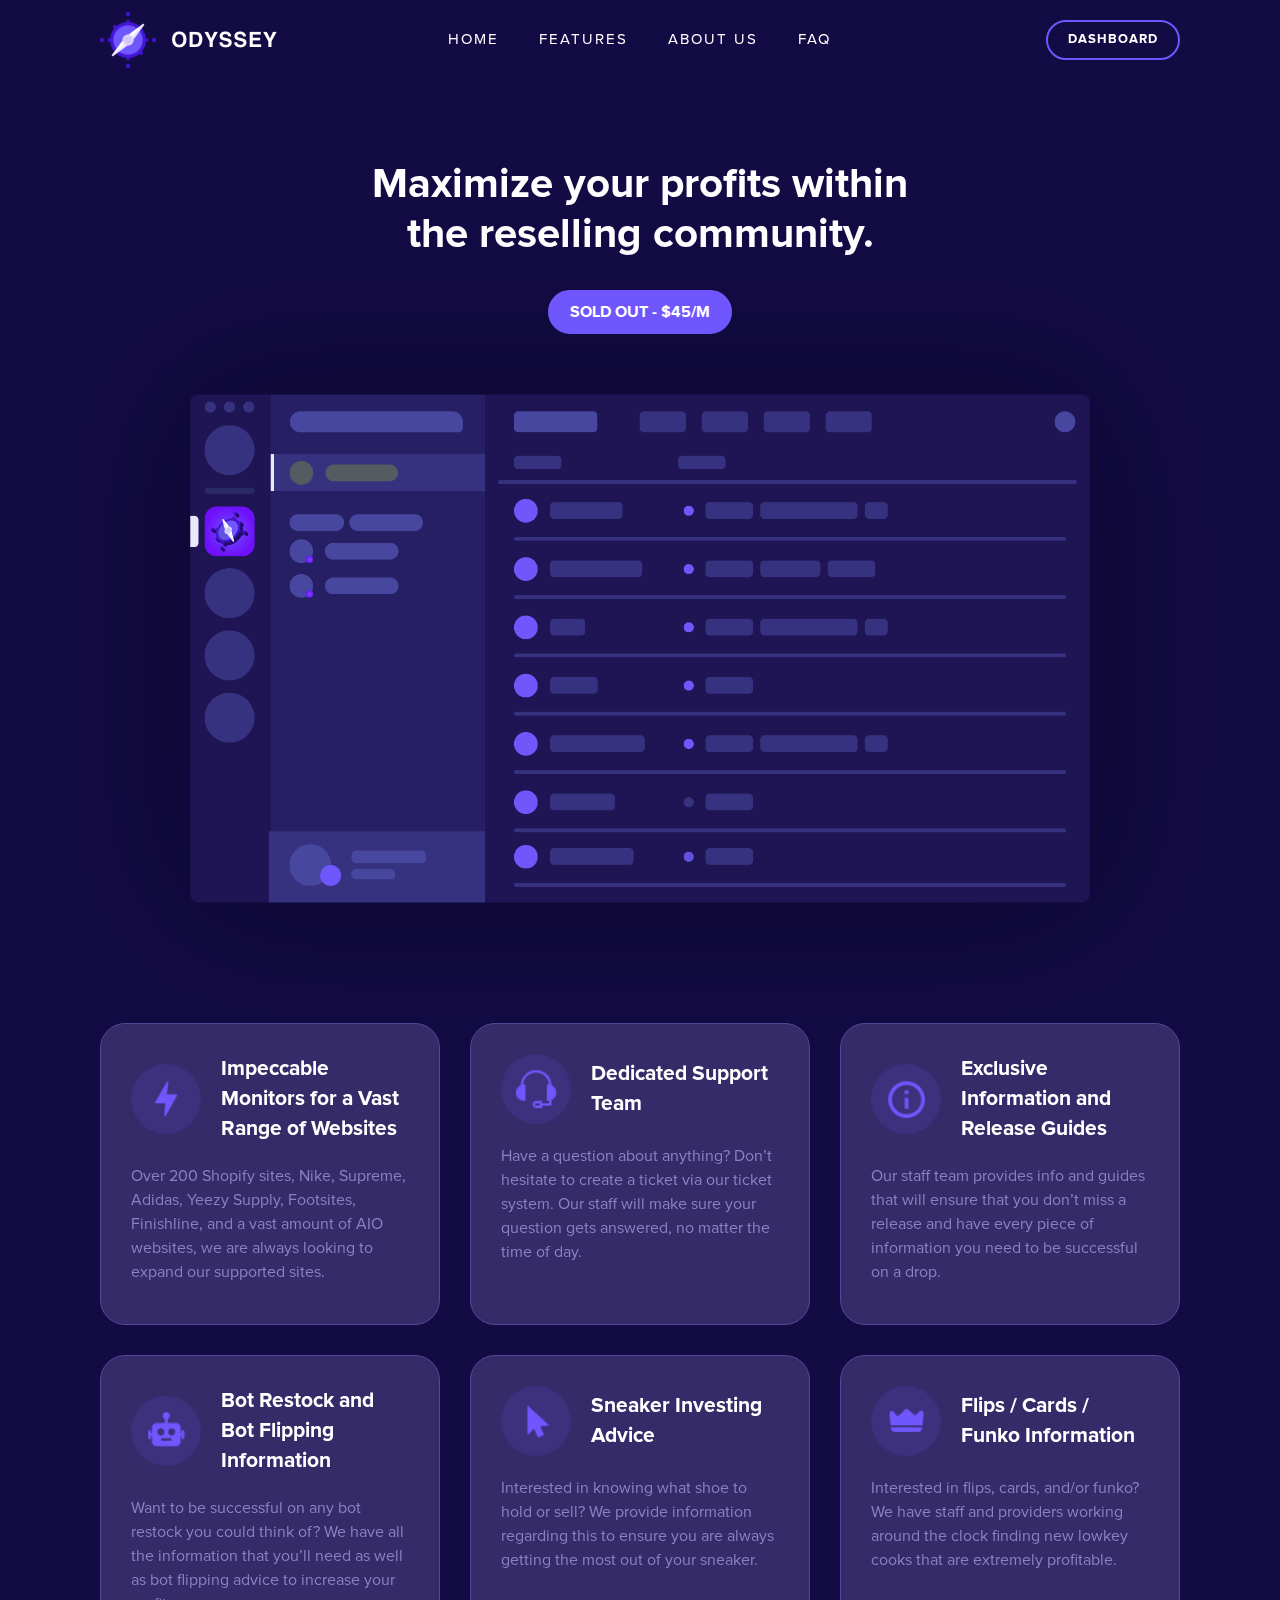
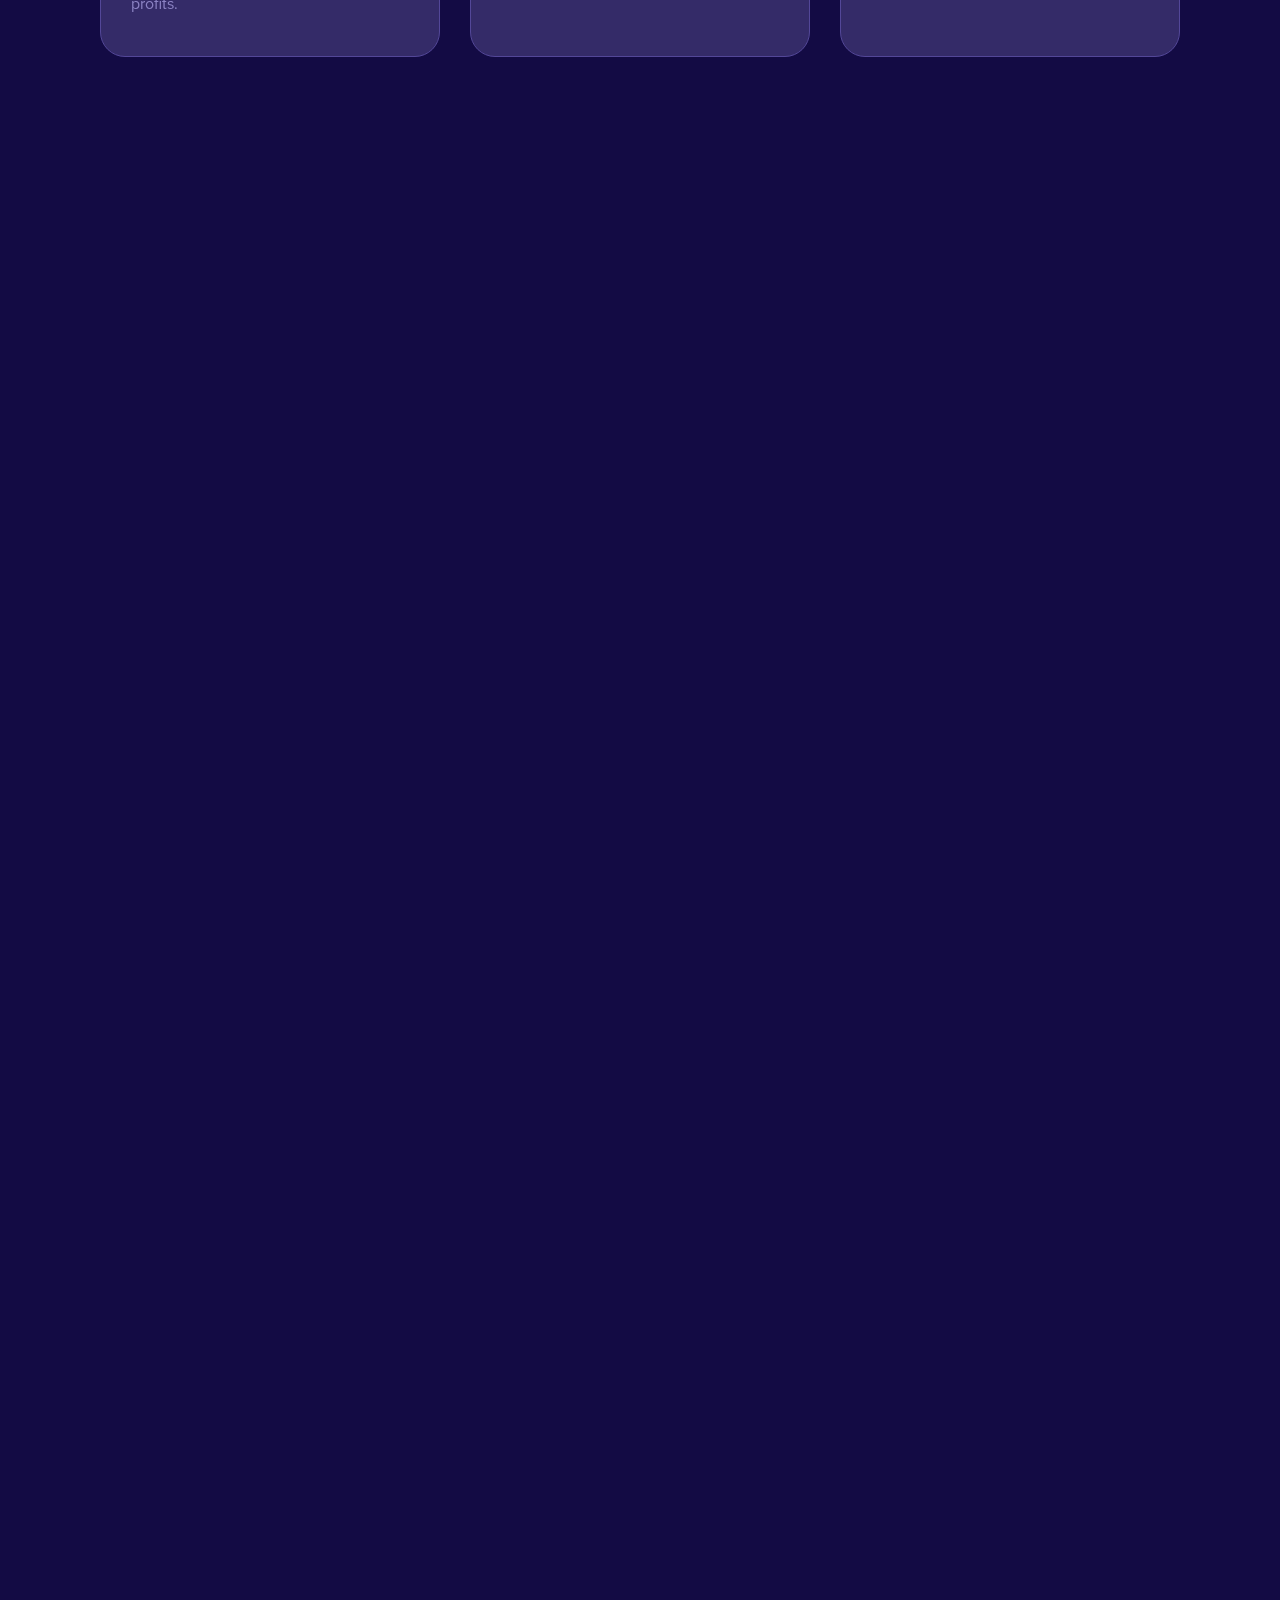
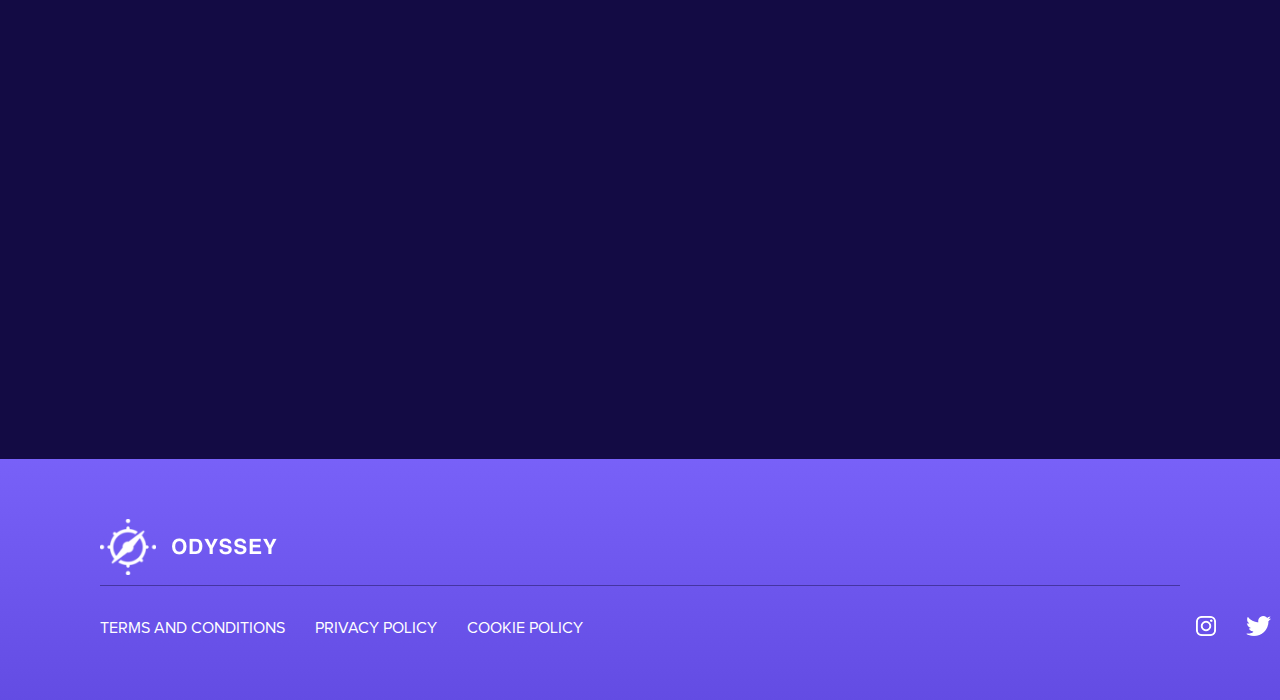
<file: index.html>
<!DOCTYPE html>
<html data-wf-page="5f666cb9f7373d37e6a33a5b" data-wf-site="5f666cb9f7373d6981a33a5a">
<head>
  <meta charset="utf-8">
  <title>Odyssey - Home</title>
  <meta content="width=device-width, initial-scale=1" name="viewport">
  <meta content="Webflow" name="generator">
  <meta name="google-site-verification" content="NYEHmsMBZuHkDLWpmv4qz3BtBGEnXvrD9CGgVTxVMUU" />
  <link href="css/normalize.css" rel="stylesheet" type="text/css">
  <link href="css/webflow.css" rel="stylesheet" type="text/css">
  <link href="https://unpkg.com/aos@2.3.1/dist/aos.css" rel="stylesheet">
  <link href="css/odyssey-beac30.webflow.css" rel="stylesheet" type="text/css">
  <!-- [if lt IE 9]><script src="https://cdnjs.cloudflare.com/ajax/libs/html5shiv/3.7.3/html5shiv.min.js" type="text/javascript"></script><![endif] -->
  <script type="text/javascript">!function(o,c){var n=c.documentElement,t=" w-mod-";n.className+=t+"js",("ontouchstart"in o||o.DocumentTouch&&c instanceof DocumentTouch)&&(n.className+=t+"touch")}(window,document);</script>
  <link rel="apple-touch-icon" sizes="180x180" href="/favicon/apple-touch-icon.png">
  <link rel="icon" type="image/png" sizes="32x32" href="/favicon/favicon-32x32.png">
  <link rel="icon" type="image/png" sizes="16x16" href="/favicon/favicon-16x16.png">
  <link rel="manifest" href="/favicon/site.webmanifest">
<meta name="msapplication-TileColor" content="#da532c">
<meta name="theme-color" content="#ffffff">
</head>
<body class="body">
  <div class="header">
    <div data-collapse="medium" data-animation="default" data-duration="400" role="banner" class="navbar w-nav">
      <div class="container-nav" data-aos="fade-in">
        <div class="nav"><a href="#" class="logo-link w-inline-block"><img src="images/logo.png" loading="lazy" alt=""></a>
          <div class="nav-block"><a data-w-id="4504873c-a6a2-49f0-5e23-93ff32014d29" href="#" class="nav-item">Home</a><a href="#features" data-w-id="b33211d2-2029-88a0-e909-d30c3d1567b1" class="nav-item">features</a><a href="#about" data-w-id="fc74efa6-2ce3-977b-4b60-a7d691f47e27" class="nav-item">About us</a><a href="#faq" data-w-id="d9fd279e-b4d2-0ea8-4d19-8342d9ffc2da" class="nav-item">faq</a>
            <!--<div data-w-id="d0f74218-17d3-8388-dcbb-e81a9369bbb5" class="div-block-3">
              <p class="paragraph-2">close</p>
            </div>-->
          </div>
          <div class="nav-btns"><a href="https://dashboard.odysseygroup.io/" class="nav-btn btn-ghost">dashboard</a>
            <!--<div data-w-id="787a8c44-1736-3acb-c21e-60691c2a1f48" class="menu">
              <p class="paragraph">menu</p>
            </div>-->
          </div>
        </div>
      </div>
    </div>
    <div class="container">
      <div class="content" data-aos="fade-in">
        <h1 class="header-title">Maximize your profits within the reselling community.</h1>
        <div class="header-btns"><button class="header-btn btn-purp freddyDashPurchaseButton">sold out - $45/m</a></div>
        <div class="header-image" data-aos="fade-up"><img src="images/main-img.png" loading="lazy" srcset="images/main-img-p-500.png 500w, images/main-img-p-800.png 800w, images/main-img.png 840w" sizes="(max-width: 479px) 92vw, (max-width: 767px) 90vw, (max-width: 991px) 88vw, (max-width: 1279px) 80vw, 900px" alt="" class="header-img"></div>
      </div>
    </div>
  </div>
  <div id="features" class="container">
    <div class="content">
      <div class="features" data-aos="fade-up">
        <div class="feature">
          <div class="feature-title-block">
            <div class="feature-image"><img src="images/thunder.png" loading="lazy" alt="" class="feature-img"></div>
            <h3 class="feature-title">Impeccable Monitors for a Vast Range of Websites</h3>
          </div>
          <p class="feature-p">Over 200 Shopify sites, Nike, Supreme, Adidas, Yeezy Supply, Footsites, Finishline, and a vast amount of AIO websites, we are always looking to expand our supported sites.</p>
        </div>
        <div class="feature">
          <div class="feature-title-block">
            <div class="feature-image"><img src="images/support.png" loading="lazy" alt="" class="feature-img"></div>
            <h3 class="feature-title">Dedicated Support Team</h3>
          </div>
          <p class="feature-p">Have a question about anything? Don’t hesitate to create a ticket via our ticket system. Our staff will make sure your question gets answered, no matter the time of day.</p>
        </div>
        <div class="feature">
          <div class="feature-title-block">
            <div class="feature-image"><img src="images/info.png" loading="lazy" alt="" class="feature-img"></div>
            <h3 class="feature-title">Exclusive Information and Release Guides</h3>
          </div>
          <p class="feature-p">Our staff team provides info and guides that will ensure that you don’t miss a release and have every piece of information you need to be successful on a drop.</p>
        </div>
        <div class="feature">
          <div class="feature-title-block">
            <div class="feature-image"><img src="images/robot.png" loading="lazy" alt="" class="feature-img"></div>
            <h3 class="feature-title">Bot Restock and Bot Flipping Information</h3>
          </div>
          <p class="feature-p">Want to be successful on any bot restock you could think of? We have all the information that you’ll need as well as bot flipping advice to increase your profits.</p>
        </div>
        <div class="feature">
          <div class="feature-title-block">
            <div class="feature-image"><img src="images/pointer.png" loading="lazy" alt="" class="feature-img"></div>
            <h3 class="feature-title">Sneaker Investing Advice</h3>
          </div>
          <p class="feature-p">Interested in knowing what shoe to hold or sell? We provide information regarding this to ensure you are always getting the most out of your sneaker.</p>
        </div>
        <div class="feature">
          <div class="feature-title-block">
            <div class="feature-image"><img src="images/crown.png" loading="lazy" alt="" class="feature-img"></div>
            <h3 class="feature-title">Flips / Cards / Funko Information</h3>
          </div>
          <p class="feature-p">Interested in flips, cards, and/or funko? We have staff and providers working around the clock finding new lowkey cooks that are extremely profitable.</p>
        </div>
      </div>
    </div>
  </div>
  <div id="about" class="container">
    <div class="content">
      <div class="about">
        <div class="about-text" data-aos="fade-right">
          <h2 class="about-title">About Us</h2>
          <p class="about-p">Odyssey is a place where you will receive access to valuable information, monitors, guides, and support to maximize your profits within the reselling community. Whether or not you have experience, our staff will ensure that you are successful throughout your time spent here at Odyssey.</p>
        </div>
        <div class="about-image" data-aos="fade-left"><img src="images/compass.png" loading="lazy" srcset="images/compass-p-500.png 500w, images/compass.png 703w" sizes="(max-width: 479px) 84vw, (max-width: 767px) 400px, (max-width: 991px) 58vw, (max-width: 1279px) 51vw, 703px" alt="" class="about-img"></div>
      </div>
    </div>
  </div>
  <div id="faq" class="container" data-aos="fade-up">
    <div class="content">
      <h2 class="faq-title">Frequently Asked Questions</h2>
      <div class="accordion-wrapper">
        <div class="accordion-item">
          <div data-w-id="62630d8d-9094-267e-33ff-3cbcdde46a3b" class="accordion-item-trigger">
            <h1 class="accordion-heading">How much does an Odyssey membership cost?<br></h1><img src="images/down-arrow.png" alt="" class="accordion-icon"></div>
          <div class="accordion-item-content">
            <p class="accordion-p">We retail at $45 per month with the option to cancel at any time. Memberships can only be purchased via Debit/Credit Cards (Stripe Checkout).</p>
          </div>
        </div>
        <div class="accordion-item">
          <div class="accordion-item-trigger">
            <h1 class="accordion-heading">How can I become an Odyssey member?</h1><img src="images/down-arrow.png" alt="" class="accordion-icon"></div>
          <div class="accordion-item-content">
            <p class="accordion-p">The only way is on a restock or a giveaway. All restock information will be posted via our Twitter at <a href="https://twitter.com/odyssey_io" style="color:#7057fd;">Odyssey_IO</a>. You can also enter fill out our waiting list in our pinned tweet.<br></p>
          </div>
        </div>
        <div class="accordion-item">
          <div class="accordion-item-trigger">
            <h1 class="accordion-heading">Can I join even if I am new to reselling and have no experience?</h1><img src="images/down-arrow.png" alt="" class="accordion-icon"></div>
          <div class="accordion-item-content">
            <p class="accordion-p">Of course, we cater to everyone! Whether you are brand new to reselling or have been around for years, Odyssey is the place for you and will ensure that you are successful during your time here. If you have any questions when you get into the Discord, don't hesitate to reach out, we're here to help!<br></p>
          </div>
        </div>
        <div class="accordion-item">
          <div class="accordion-item-trigger">
            <h1 class="accordion-heading">How do I activate my license after purchasing?</h1><img src="images/down-arrow.png" alt="" class="accordion-icon"></div>
          <div class="accordion-item-content">
            <p class="accordion-p">Head over to our <a href="https://dashboard.odysseygroup.io/" style="color:#7057fd;">Dashboard</a> to activate your license key. Once activated, you'll be instantly added to the Discord server!<br></p>
          </div>
        </div>
	    <div class="accordion-item">
          <div class="accordion-item-trigger">
            <h1 class="accordion-heading">Do I need a sneaker bot to join Odyssey?</h1><img src="images/down-arrow.png" alt="" class="accordion-icon"></div>
          <div class="accordion-item-content">
            <p class="accordion-p">No, you do not! We provide guidance, tools, and support for those who would rather take their chances manually or those who just haven't obtained a bot yet.<br></p>
          </div>
        </div>
        </div>
      </div>
    </div>
  </div>
  <div class="container bg-foot">
    <div class="content">
      <div class="footer-nav"><a href="https://odysseygroup.io/" class="logo-link-footer w-inline-block"><img src="images/footer-logo.png" loading="lazy" alt=""></a>
      </div>
      <div class="footer-notes"><a href="/terms-conditions" class="footer-note">TERMS AND CONDITIONS</a><a href="/privacy-policy" class="footer-note">PRIVACY POLICY</a><a href="/cookie-policy" class="footer-note">COOKIE POLICY</a><a href="https://instagram.com/odyssey_io" target="_blank" class="footer-socials"><img src="images/instagram.png" loading="lazy" alt=""></a><a href="https://twitter.com/odyssey_io" target="_blank" class="footer-socials"><img src="images/twitter.png" loading="lazy" alt=""></a><a href="mailto:info@odysseygroup.io" class="footer-socials"><img src="images/email.png" loading="lazy" alt=""></a></div>
    </div>
  </div>
  <script src="https://d3e54v103j8qbb.cloudfront.net/js/jquery-3.5.1.min.dc5e7f18c8.js?site=5f666cb9f7373d6981a33a5a" type="text/javascript" integrity="sha256-9/aliU8dGd2tb6OSsuzixeV4y/faTqgFtohetphbbj0=" crossorigin="anonymous"></script>
  <script src="js/webflow.js" type="text/javascript"></script>
  <script src="https://dashboard.odysseygroup.io/public/javascript/purchase.js"></script>
  <!-- [if lte IE 9]><script src="https://cdnjs.cloudflare.com/ajax/libs/placeholders/3.0.2/placeholders.min.js"></script><![endif] -->
    <script src="https://unpkg.com/aos@next/dist/aos.js"></script>
	<script>
        AOS.init({
            once: true,
            duration: 500
        });
    </script>
</body>
</html>
</file>
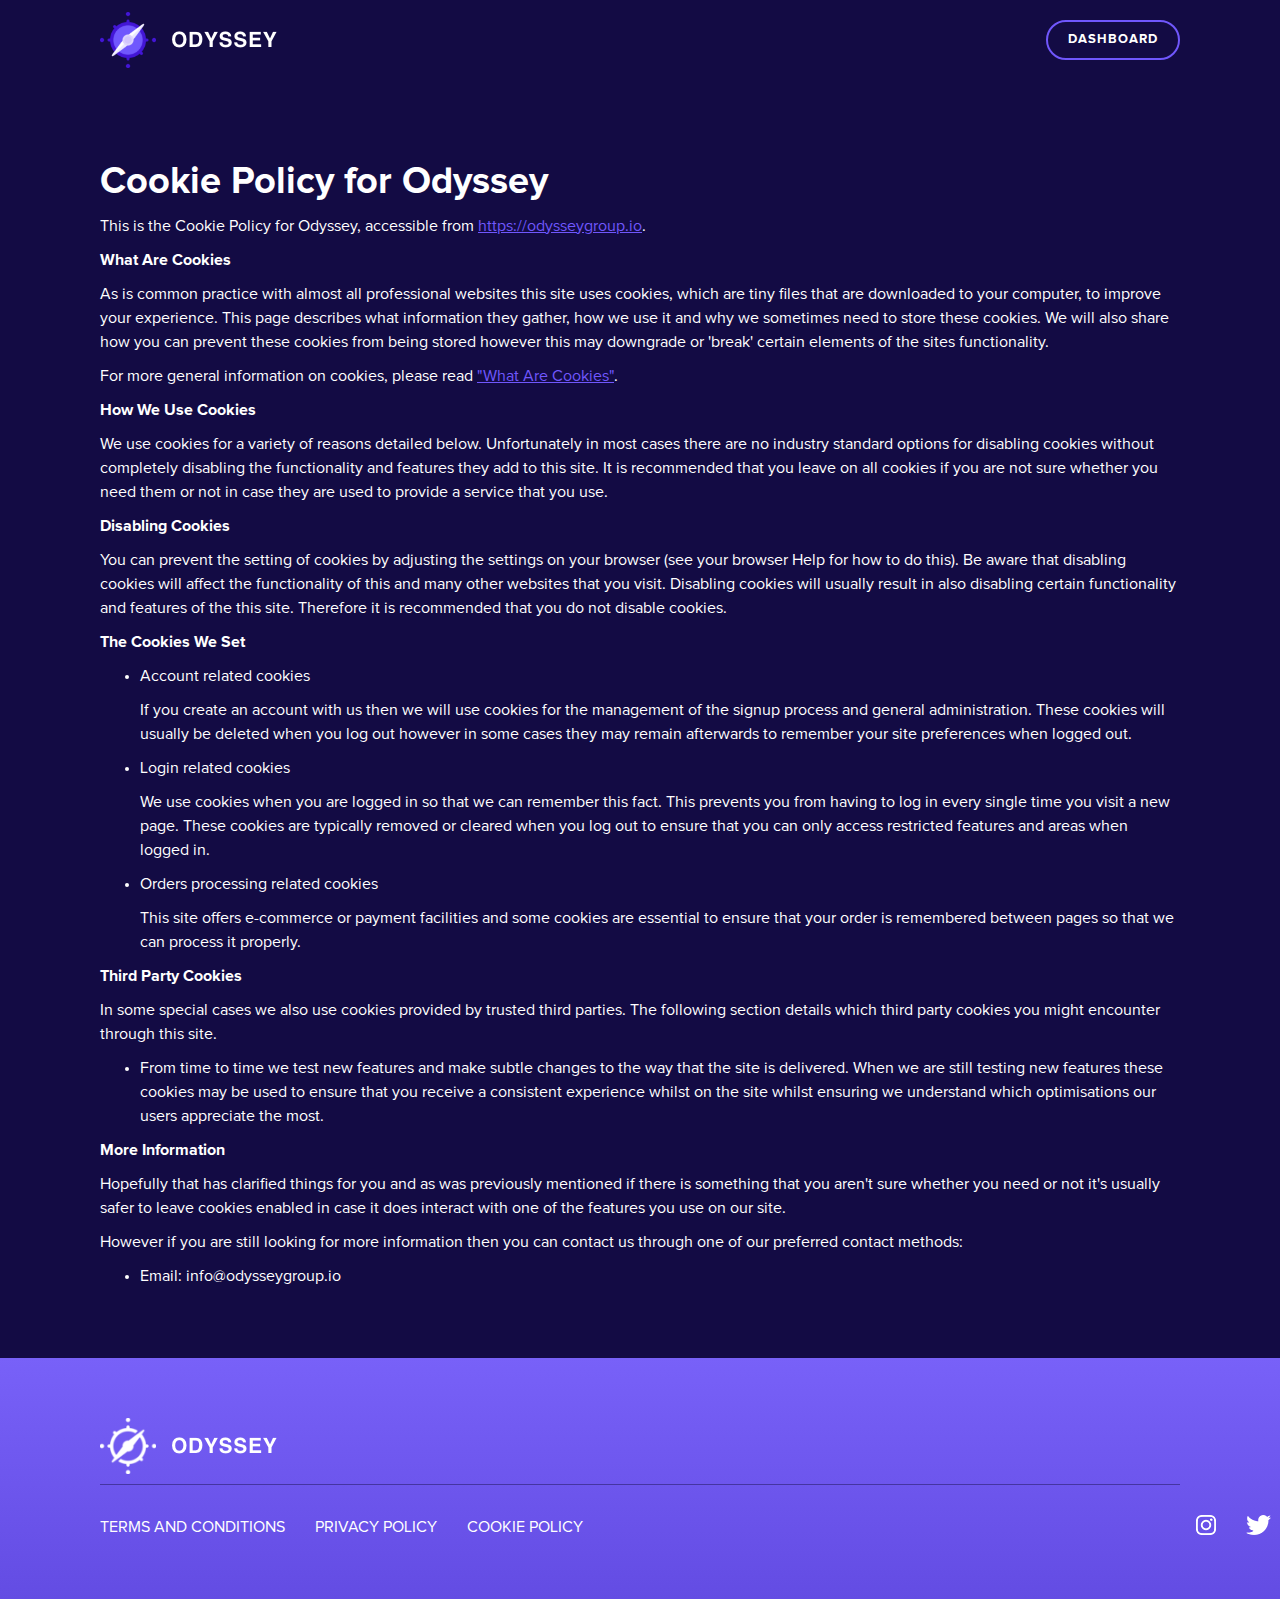
<file: cookie-policy.html>
<!DOCTYPE html>
<html data-wf-page="5f6ce6132064e00d06c1dc2e" data-wf-site="5f666cb9f7373d6981a33a5a">
<head>
  <meta charset="utf-8">
  <title>Odyssey - Cookie Policy</title>
  <meta content="tc" property="og:title">
  <meta content="tc" property="twitter:title">
  <meta content="width=device-width, initial-scale=1" name="viewport">
  <meta content="Webflow" name="generator">
  <link href="css/normalize.css" rel="stylesheet" type="text/css">
  <link href="css/webflow.css" rel="stylesheet" type="text/css">
  <link href="css/odyssey-beac30.webflow.css" rel="stylesheet" type="text/css">
  <!-- [if lt IE 9]><script src="https://cdnjs.cloudflare.com/ajax/libs/html5shiv/3.7.3/html5shiv.min.js" type="text/javascript"></script><![endif] -->
  <script type="text/javascript">!function(o,c){var n=c.documentElement,t=" w-mod-";n.className+=t+"js",("ontouchstart"in o||o.DocumentTouch&&c instanceof DocumentTouch)&&(n.className+=t+"touch")}(window,document);</script>
<link rel="apple-touch-icon" sizes="180x180" href="/favicon/apple-touch-icon.png">
<link rel="icon" type="image/png" sizes="32x32" href="/favicon/favicon-32x32.png">
<link rel="icon" type="image/png" sizes="16x16" href="/favicon/favicon-16x16.png">
<link rel="manifest" href="/favicon/site.webmanifest">
<meta name="msapplication-TileColor" content="#da532c">
<meta name="theme-color" content="#ffffff">
</head>
<body class="body">
  <div class="header">
    <div data-collapse="medium" data-animation="default" data-duration="400" role="banner" class="navbar w-nav">
      <div class="container-nav">
        <div class="nav"><a href="https://odysseygroup.io/" class="logo-link w-inline-block"><img src="images/logo.png" loading="lazy" alt=""></a>
          <div class="nav-btns"><a href="https://dashboard.odysseygroup.io/" class="nav-btn btn-ghost grow">dashboard</a>
            <!--<div data-w-id="787a8c44-1736-3acb-c21e-60691c2a1f48" class="menu">
              <p class="paragraph">menu</p>-->
            </div>
          </div>
        </div>
      </div>
    </div>
    <div class="container">
      <div class="content">
        <h1>Cookie Policy for Odyssey</h1>

<p>This is the Cookie Policy for Odyssey, accessible from <a href="https://odysseygroup.io" style="color:#7057fd;">https://odysseygroup.io</a>.</p>

<p><strong>What Are Cookies</strong></p>

<p>As is common practice with almost all professional websites this site uses cookies, which are tiny files that are downloaded to your computer, to improve your experience. This page describes what information they gather, how we use it and why we sometimes need to store these cookies. We will also share how you can prevent these cookies from being stored however this may downgrade or 'break' certain elements of the sites functionality.</p>

<p>For more general information on cookies, please read <a href="https://www.cookieconsent.com/what-are-cookies/" style="color:#7057fd;" target="_blank">"What Are Cookies"</a>.

<p><strong>How We Use Cookies</strong></p>

<p>We use cookies for a variety of reasons detailed below. Unfortunately in most cases there are no industry standard options for disabling cookies without completely disabling the functionality and features they add to this site. It is recommended that you leave on all cookies if you are not sure whether you need them or not in case they are used to provide a service that you use.</p>

<p><strong>Disabling Cookies</strong></p>

<p>You can prevent the setting of cookies by adjusting the settings on your browser (see your browser Help for how to do this). Be aware that disabling cookies will affect the functionality of this and many other websites that you visit. Disabling cookies will usually result in also disabling certain functionality and features of the this site. Therefore it is recommended that you do not disable cookies.</p>

<p><strong>The Cookies We Set</strong></p>

<ul>

<li>
    <p>Account related cookies</p>
    <p>If you create an account with us then we will use cookies for the management of the signup process and general administration. These cookies will usually be deleted when you log out however in some cases they may remain afterwards to remember your site preferences when logged out.</p>
</li>

<li>
    <p>Login related cookies</p>
    <p>We use cookies when you are logged in so that we can remember this fact. This prevents you from having to log in every single time you visit a new page. These cookies are typically removed or cleared when you log out to ensure that you can only access restricted features and areas when logged in.</p>
</li>


<li>
    <p>Orders processing related cookies</p>
    <p>This site offers e-commerce or payment facilities and some cookies are essential to ensure that your order is remembered between pages so that we can process it properly.</p>
</li>




</ul>

<p><strong>Third Party Cookies</strong></p>

<p>In some special cases we also use cookies provided by trusted third parties. The following section details which third party cookies you might encounter through this site.</p>

<ul>



<li>
    <p>From time to time we test new features and make subtle changes to the way that the site is delivered. When we are still testing new features these cookies may be used to ensure that you receive a consistent experience whilst on the site whilst ensuring we understand which optimisations our users appreciate the most.</p>
</li>







</ul>

<p><strong>More Information</strong></p>

<p>Hopefully that has clarified things for you and as was previously mentioned if there is something that you aren't sure whether you need or not it's usually safer to leave cookies enabled in case it does interact with one of the features you use on our site.</p>

<p>However if you are still looking for more information then you can contact us through one of our preferred contact methods:</p>

<ul>
<li>Email: info@odysseygroup.io</li>

</ul>

      </div>
    </div>
  </div>
  <div class="container bg-foot">
    <div class="content">
      <div class="footer-nav"><a href="https://odysseygroup.io/" class="logo-link-footer w-inline-block"><img src="images/footer-logo.png" loading="lazy" alt=""></a>
      </div>
      <div class="footer-notes"><a href="/terms-conditions" class="footer-note">TERMS AND CONDITIONS</a><a href="/privacy-policy" class="footer-note">PRIVACY POLICY</a><a href="/cookie-policy" class="footer-note">COOKIE POLICY</a><a href="https://instagram.com/odyssey_io" target="_blank" class="footer-socials"><img src="images/instagram.png" loading="lazy" alt=""></a><a href="https://twitter.com/odyssey_io" target="_blank" class="footer-socials"><img src="images/twitter.png" loading="lazy" alt=""></a><a href="mailto:info@odysseygroup.io" class="footer-socials"><img src="images/email.png" loading="lazy" alt=""></a></div>
    </div>
  </div>
  <script src="https://d3e54v103j8qbb.cloudfront.net/js/jquery-3.5.1.min.dc5e7f18c8.js?site=5f666cb9f7373d6981a33a5a" type="text/javascript" integrity="sha256-9/aliU8dGd2tb6OSsuzixeV4y/faTqgFtohetphbbj0=" crossorigin="anonymous"></script>
  <script src="js/webflow.js" type="text/javascript"></script>
  <!-- [if lte IE 9]><script src="https://cdnjs.cloudflare.com/ajax/libs/placeholders/3.0.2/placeholders.min.js"></script><![endif] -->
</body>
</html>
</file>
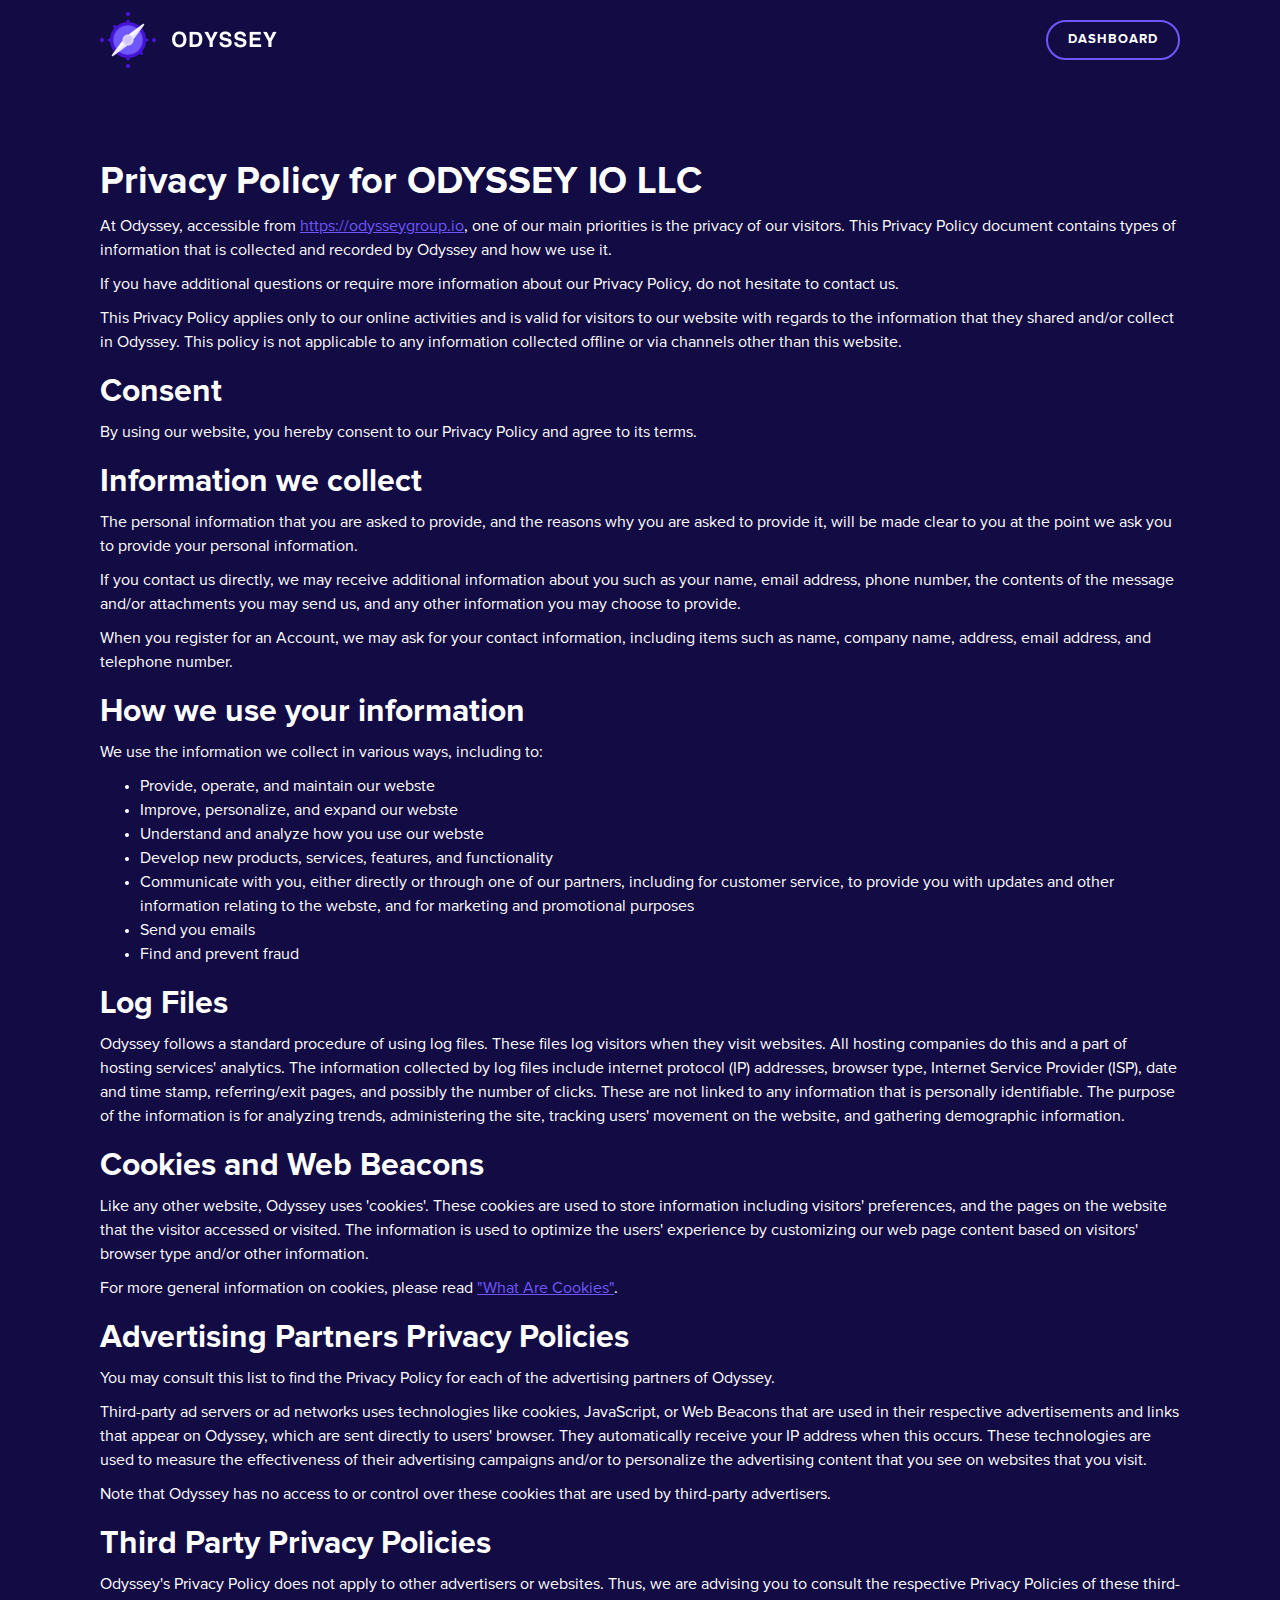
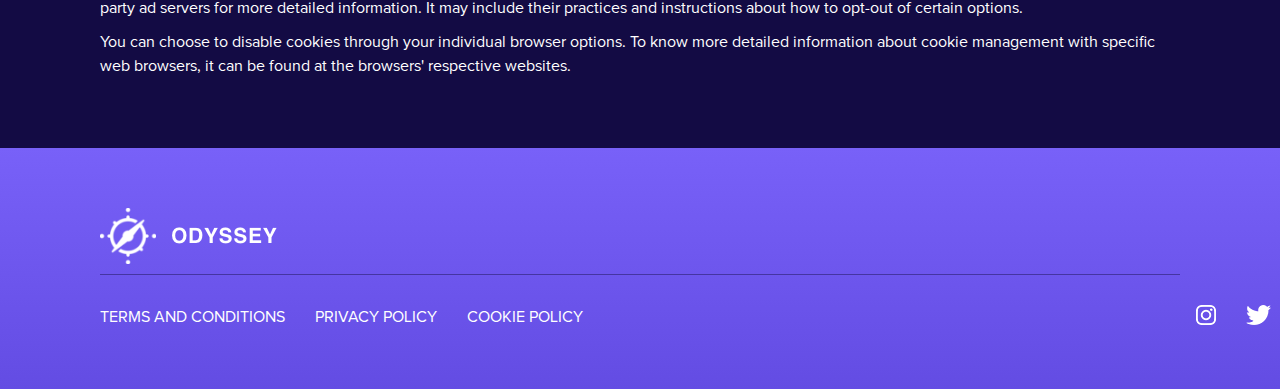
<file: privacy-policy.html>
<!DOCTYPE html>
<html data-wf-page="5f6ce6132064e00d06c1dc2e" data-wf-site="5f666cb9f7373d6981a33a5a">
<head>
  <meta charset="utf-8">
  <title>Odyssey - Privacy Policy</title>
  <meta content="tc" property="og:title">
  <meta content="tc" property="twitter:title">
  <meta content="width=device-width, initial-scale=1" name="viewport">
  <meta content="Webflow" name="generator">
  <link href="css/normalize.css" rel="stylesheet" type="text/css">
  <link href="css/webflow.css" rel="stylesheet" type="text/css">
  <link href="css/odyssey-beac30.webflow.css" rel="stylesheet" type="text/css">
  <!-- [if lt IE 9]><script src="https://cdnjs.cloudflare.com/ajax/libs/html5shiv/3.7.3/html5shiv.min.js" type="text/javascript"></script><![endif] -->
  <script type="text/javascript">!function(o,c){var n=c.documentElement,t=" w-mod-";n.className+=t+"js",("ontouchstart"in o||o.DocumentTouch&&c instanceof DocumentTouch)&&(n.className+=t+"touch")}(window,document);</script>
  <link rel="apple-touch-icon" sizes="180x180" href="/favicon/apple-touch-icon.png">
<link rel="icon" type="image/png" sizes="32x32" href="/favicon/favicon-32x32.png">
<link rel="icon" type="image/png" sizes="16x16" href="/favicon/favicon-16x16.png">
<link rel="manifest" href="/favicon/site.webmanifest">
<meta name="msapplication-TileColor" content="#da532c">
<meta name="theme-color" content="#ffffff">
</head>
<body class="body">
  <div class="header">
    <div data-collapse="medium" data-animation="default" data-duration="400" role="banner" class="navbar w-nav">
      <div class="container-nav">
        <div class="nav"><a href="https://odysseygroup.io/" class="logo-link w-inline-block"><img src="images/logo.png" loading="lazy" alt=""></a>
          <div class="nav-btns"><a href="https://dashboard.odysseygroup.io/" class="nav-btn btn-ghost grow">dashboard</a>
            <!--<div data-w-id="787a8c44-1736-3acb-c21e-60691c2a1f48" class="menu">
              <p class="paragraph">menu</p>-->
            </div>
          </div>
        </div>
      </div>
    </div>
    <div class="container">
      <div class="content">
        <h1>Privacy Policy for ODYSSEY IO LLC</h1>

<p>At Odyssey, accessible from <a href="https://odysseygroup.io" style="color:#7057fd;">https://odysseygroup.io</a>, one of our main priorities is the privacy of our visitors. This Privacy Policy document contains types of information that is collected and recorded by Odyssey and how we use it.</p>

<p>If you have additional questions or require more information about our Privacy Policy, do not hesitate to contact us.</p>

<p>This Privacy Policy applies only to our online activities and is valid for visitors to our website with regards to the information that they shared and/or collect in Odyssey. This policy is not applicable to any information collected offline or via channels other than this website.</p>

<h2>Consent</h2>

<p>By using our website, you hereby consent to our Privacy Policy and agree to its terms.</p>

<h2>Information we collect</h2>

<p>The personal information that you are asked to provide, and the reasons why you are asked to provide it, will be made clear to you at the point we ask you to provide your personal information.</p>
<p>If you contact us directly, we may receive additional information about you such as your name, email address, phone number, the contents of the message and/or attachments you may send us, and any other information you may choose to provide.</p>
<p>When you register for an Account, we may ask for your contact information, including items such as name, company name, address, email address, and telephone number.</p>

<h2>How we use your information</h2>

<p>We use the information we collect in various ways, including to:</p>

<ul>
<li>Provide, operate, and maintain our webste</li>
<li>Improve, personalize, and expand our webste</li>
<li>Understand and analyze how you use our webste</li>
<li>Develop new products, services, features, and functionality</li>
<li>Communicate with you, either directly or through one of our partners, including for customer service, to provide you with updates and other information relating to the webste, and for marketing and promotional purposes</li>
<li>Send you emails</li>
<li>Find and prevent fraud</li>
</ul>

<h2>Log Files</h2>

<p>Odyssey follows a standard procedure of using log files. These files log visitors when they visit websites. All hosting companies do this and a part of hosting services' analytics. The information collected by log files include internet protocol (IP) addresses, browser type, Internet Service Provider (ISP), date and time stamp, referring/exit pages, and possibly the number of clicks. These are not linked to any information that is personally identifiable. The purpose of the information is for analyzing trends, administering the site, tracking users' movement on the website, and gathering demographic information.</p>

<h2>Cookies and Web Beacons</h2>

<p>Like any other website, Odyssey uses 'cookies'. These cookies are used to store information including visitors' preferences, and the pages on the website that the visitor accessed or visited. The information is used to optimize the users' experience by customizing our web page content based on visitors' browser type and/or other information.</p>

<p>For more general information on cookies, please read <a href="https://www.cookieconsent.com/what-are-cookies/" style="color:#7057fd;" target="_blank">"What Are Cookies"</a>.</p>



<h2>Advertising Partners Privacy Policies</h2>

<P>You may consult this list to find the Privacy Policy for each of the advertising partners of Odyssey.</p>

<p>Third-party ad servers or ad networks uses technologies like cookies, JavaScript, or Web Beacons that are used in their respective advertisements and links that appear on Odyssey, which are sent directly to users' browser. They automatically receive your IP address when this occurs. These technologies are used to measure the effectiveness of their advertising campaigns and/or to personalize the advertising content that you see on websites that you visit.</p>

<p>Note that Odyssey has no access to or control over these cookies that are used by third-party advertisers.</p>

<h2>Third Party Privacy Policies</h2>

<p>Odyssey's Privacy Policy does not apply to other advertisers or websites. Thus, we are advising you to consult the respective Privacy Policies of these third-party ad servers for more detailed information. It may include their practices and instructions about how to opt-out of certain options. </p>

<p>You can choose to disable cookies through your individual browser options. To know more detailed information about cookie management with specific web browsers, it can be found at the browsers' respective websites.</p>
      </div>
    </div>
  </div>
  <div class="container bg-foot">
    <div class="content">
      <div class="footer-nav"><a href="https://odysseygroup.io/" class="logo-link-footer w-inline-block"><img src="images/footer-logo.png" loading="lazy" alt=""></a>
      </div>
      <div class="footer-notes"><a href="/terms-conditions" class="footer-note">TERMS AND CONDITIONS</a><a href="/privacy-policy" class="footer-note">PRIVACY POLICY</a><a href="/cookie-policy" class="footer-note">COOKIE POLICY</a><a href="https://instagram.com/odyssey_io" target="_blank" class="footer-socials"><img src="images/instagram.png" loading="lazy" alt=""></a><a href="https://twitter.com/odyssey_io" target="_blank" class="footer-socials"><img src="images/twitter.png" loading="lazy" alt=""></a><a href="mailto:info@odysseygroup.io" class="footer-socials"><img src="images/email.png" loading="lazy" alt=""></a></div>
    </div>
  </div>
  <script src="https://d3e54v103j8qbb.cloudfront.net/js/jquery-3.5.1.min.dc5e7f18c8.js?site=5f666cb9f7373d6981a33a5a" type="text/javascript" integrity="sha256-9/aliU8dGd2tb6OSsuzixeV4y/faTqgFtohetphbbj0=" crossorigin="anonymous"></script>
  <script src="js/webflow.js" type="text/javascript"></script>
  <!-- [if lte IE 9]><script src="https://cdnjs.cloudflare.com/ajax/libs/placeholders/3.0.2/placeholders.min.js"></script><![endif] -->
</body>
</html>
</file>
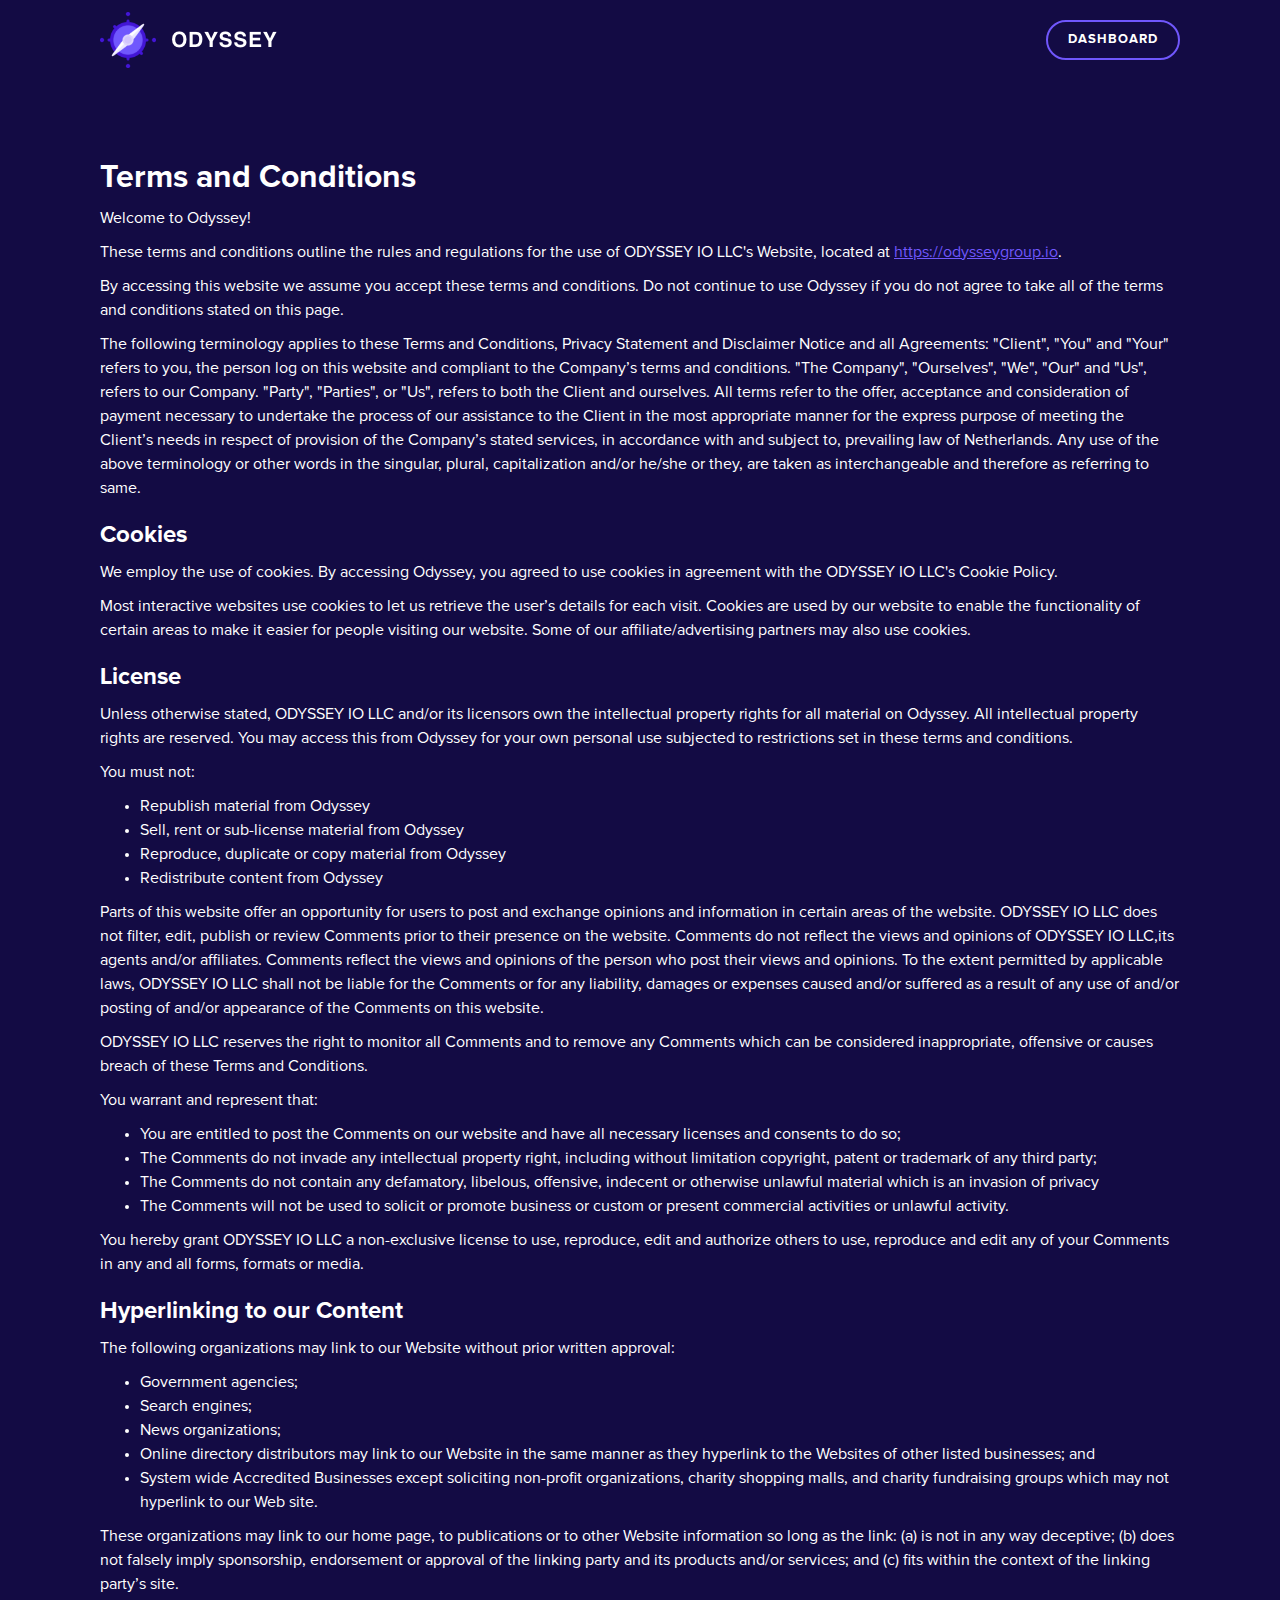
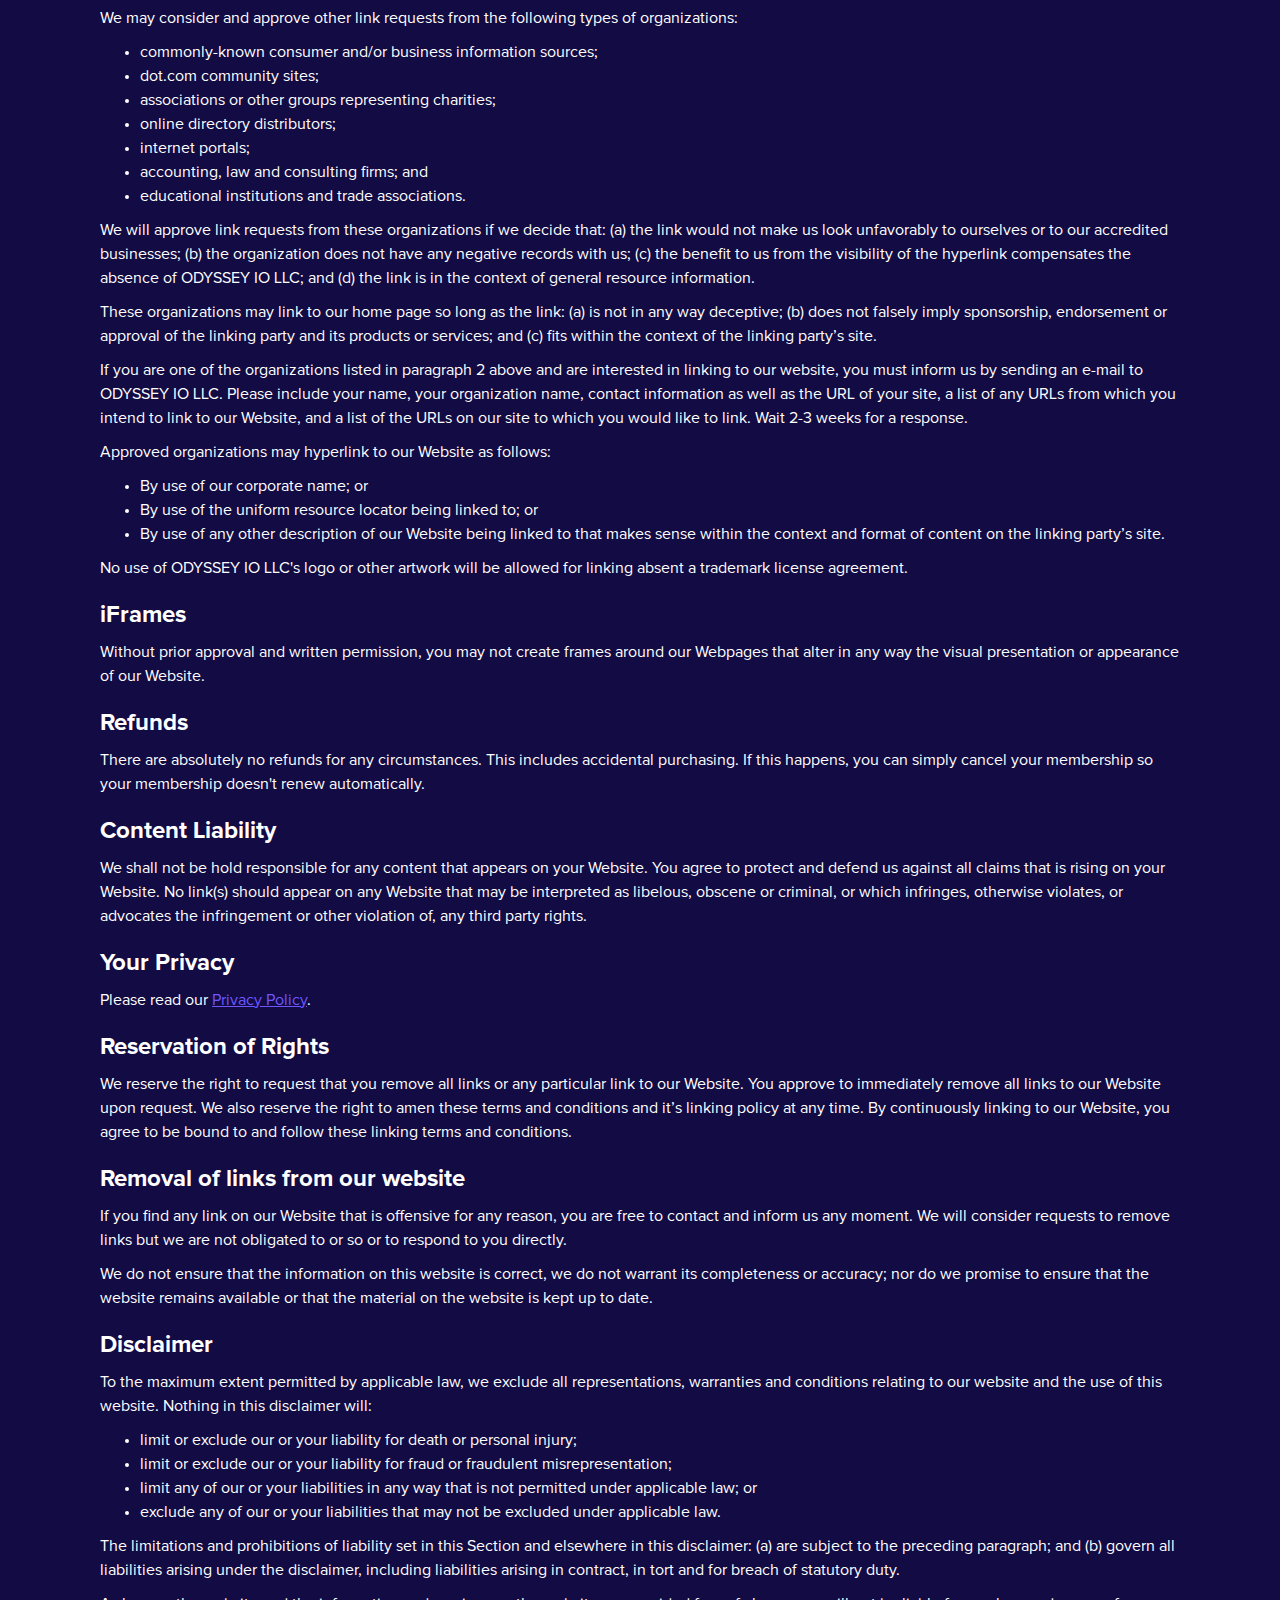
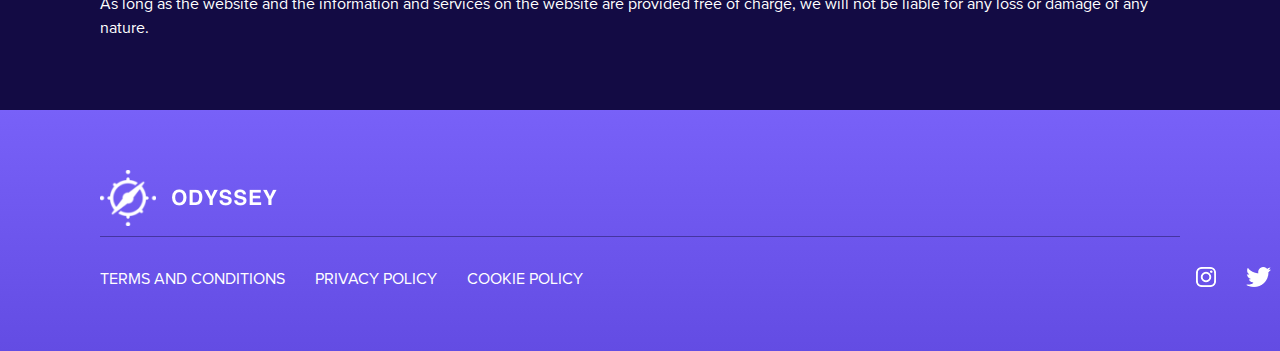
<file: terms-conditions.html>
<!DOCTYPE html>
<html data-wf-page="5f6ce6132064e00d06c1dc2e" data-wf-site="5f666cb9f7373d6981a33a5a">
<head>
  <meta charset="utf-8">
  <title>Odyssey - Terms &amp; Conditions</title>
  <meta content="tc" property="og:title">
  <meta content="tc" property="twitter:title">
  <meta content="width=device-width, initial-scale=1" name="viewport">
  <meta content="Webflow" name="generator">
  <link href="css/normalize.css" rel="stylesheet" type="text/css">
  <link href="css/webflow.css" rel="stylesheet" type="text/css">
  <link href="css/odyssey-beac30.webflow.css" rel="stylesheet" type="text/css">
  <!-- [if lt IE 9]><script src="https://cdnjs.cloudflare.com/ajax/libs/html5shiv/3.7.3/html5shiv.min.js" type="text/javascript"></script><![endif] -->
  <script type="text/javascript">!function(o,c){var n=c.documentElement,t=" w-mod-";n.className+=t+"js",("ontouchstart"in o||o.DocumentTouch&&c instanceof DocumentTouch)&&(n.className+=t+"touch")}(window,document);</script>
  <link rel="apple-touch-icon" sizes="180x180" href="/favicon/apple-touch-icon.png">
<link rel="icon" type="image/png" sizes="32x32" href="/favicon/favicon-32x32.png">
<link rel="icon" type="image/png" sizes="16x16" href="/favicon/favicon-16x16.png">
<link rel="manifest" href="/favicon/site.webmanifest">
<meta name="msapplication-TileColor" content="#da532c">
<meta name="theme-color" content="#ffffff">
</head>
<body class="body">
  <div class="header">
    <div data-collapse="medium" data-animation="default" data-duration="400" role="banner" class="navbar w-nav">
      <div class="container-nav">
        <div class="nav"><a href="https://odysseygroup.io/" class="logo-link w-inline-block"><img src="images/logo.png" loading="lazy" alt=""></a>
          <div class="nav-btns"><a href="https://dashboard.odysseygroup.io/" class="nav-btn btn-ghost grow">dashboard</a>
            <!--<div data-w-id="787a8c44-1736-3acb-c21e-60691c2a1f48" class="menu">
              <p class="paragraph">menu</p>-->
            </div>
          </div>
        </div>
      </div>
    </div>
    <div class="container">
      <div class="content">
        <h2><strong>Terms and Conditions</strong></h2>

<p>Welcome to Odyssey!</p>

<p>These terms and conditions outline the rules and regulations for the use of ODYSSEY IO LLC's Website, located at <a href="https://odysseygroup.io" style="color:#7057fd;">https://odysseygroup.io</a>.</p>

<p>By accessing this website we assume you accept these terms and conditions. Do not continue to use Odyssey if you do not agree to take all of the terms and conditions stated on this page.</p>

<p>The following terminology applies to these Terms and Conditions, Privacy Statement and Disclaimer Notice and all Agreements: "Client", "You" and "Your" refers to you, the person log on this website and compliant to the Company’s terms and conditions. "The Company", "Ourselves", "We", "Our" and "Us", refers to our Company. "Party", "Parties", or "Us", refers to both the Client and ourselves. All terms refer to the offer, acceptance and consideration of payment necessary to undertake the process of our assistance to the Client in the most appropriate manner for the express purpose of meeting the Client’s needs in respect of provision of the Company’s stated services, in accordance with and subject to, prevailing law of Netherlands. Any use of the above terminology or other words in the singular, plural, capitalization and/or he/she or they, are taken as interchangeable and therefore as referring to same.</p>

<h3><strong>Cookies</strong></h3>

<p>We employ the use of cookies. By accessing Odyssey, you agreed to use cookies in agreement with the ODYSSEY IO LLC's Cookie Policy. </p>

<p>Most interactive websites use cookies to let us retrieve the user’s details for each visit. Cookies are used by our website to enable the functionality of certain areas to make it easier for people visiting our website. Some of our affiliate/advertising partners may also use cookies.</p>

<h3><strong>License</strong></h3>

<p>Unless otherwise stated, ODYSSEY IO LLC and/or its licensors own the intellectual property rights for all material on Odyssey. All intellectual property rights are reserved. You may access this from Odyssey for your own personal use subjected to restrictions set in these terms and conditions.</p>

<p>You must not:</p>
<ul>
    <li>Republish material from Odyssey</li>
    <li>Sell, rent or sub-license material from Odyssey</li>
    <li>Reproduce, duplicate or copy material from Odyssey</li>
    <li>Redistribute content from Odyssey</li>
</ul>

<p>Parts of this website offer an opportunity for users to post and exchange opinions and information in certain areas of the website. ODYSSEY IO LLC does not filter, edit, publish or review Comments prior to their presence on the website. Comments do not reflect the views and opinions of ODYSSEY IO LLC,its agents and/or affiliates. Comments reflect the views and opinions of the person who post their views and opinions. To the extent permitted by applicable laws, ODYSSEY IO LLC shall not be liable for the Comments or for any liability, damages or expenses caused and/or suffered as a result of any use of and/or posting of and/or appearance of the Comments on this website.</p>

<p>ODYSSEY IO LLC reserves the right to monitor all Comments and to remove any Comments which can be considered inappropriate, offensive or causes breach of these Terms and Conditions.</p>

<p>You warrant and represent that:</p>

<ul>
    <li>You are entitled to post the Comments on our website and have all necessary licenses and consents to do so;</li>
    <li>The Comments do not invade any intellectual property right, including without limitation copyright, patent or trademark of any third party;</li>
    <li>The Comments do not contain any defamatory, libelous, offensive, indecent or otherwise unlawful material which is an invasion of privacy</li>
    <li>The Comments will not be used to solicit or promote business or custom or present commercial activities or unlawful activity.</li>
</ul>

<p>You hereby grant ODYSSEY IO LLC a non-exclusive license to use, reproduce, edit and authorize others to use, reproduce and edit any of your Comments in any and all forms, formats or media.</p>

<h3><strong>Hyperlinking to our Content</strong></h3>

<p>The following organizations may link to our Website without prior written approval:</p>

<ul>
    <li>Government agencies;</li>
    <li>Search engines;</li>
    <li>News organizations;</li>
    <li>Online directory distributors may link to our Website in the same manner as they hyperlink to the Websites of other listed businesses; and</li>
    <li>System wide Accredited Businesses except soliciting non-profit organizations, charity shopping malls, and charity fundraising groups which may not hyperlink to our Web site.</li>
</ul>

<p>These organizations may link to our home page, to publications or to other Website information so long as the link: (a) is not in any way deceptive; (b) does not falsely imply sponsorship, endorsement or approval of the linking party and its products and/or services; and (c) fits within the context of the linking party’s site.</p>

<p>We may consider and approve other link requests from the following types of organizations:</p>

<ul>
    <li>commonly-known consumer and/or business information sources;</li>
    <li>dot.com community sites;</li>
    <li>associations or other groups representing charities;</li>
    <li>online directory distributors;</li>
    <li>internet portals;</li>
    <li>accounting, law and consulting firms; and</li>
    <li>educational institutions and trade associations.</li>
</ul>

<p>We will approve link requests from these organizations if we decide that: (a) the link would not make us look unfavorably to ourselves or to our accredited businesses; (b) the organization does not have any negative records with us; (c) the benefit to us from the visibility of the hyperlink compensates the absence of ODYSSEY IO LLC; and (d) the link is in the context of general resource information.</p>

<p>These organizations may link to our home page so long as the link: (a) is not in any way deceptive; (b) does not falsely imply sponsorship, endorsement or approval of the linking party and its products or services; and (c) fits within the context of the linking party’s site.</p>

<p>If you are one of the organizations listed in paragraph 2 above and are interested in linking to our website, you must inform us by sending an e-mail to ODYSSEY IO LLC. Please include your name, your organization name, contact information as well as the URL of your site, a list of any URLs from which you intend to link to our Website, and a list of the URLs on our site to which you would like to link. Wait 2-3 weeks for a response.</p>

<p>Approved organizations may hyperlink to our Website as follows:</p>

<ul>
    <li>By use of our corporate name; or</li>
    <li>By use of the uniform resource locator being linked to; or</li>
    <li>By use of any other description of our Website being linked to that makes sense within the context and format of content on the linking party’s site.</li>
</ul>

<p>No use of ODYSSEY IO LLC's logo or other artwork will be allowed for linking absent a trademark license agreement.</p>

<h3><strong>iFrames</strong></h3>

<p>Without prior approval and written permission, you may not create frames around our Webpages that alter in any way the visual presentation or appearance of our Website.</p>

<h3><strong>Refunds</strong></h3>

<p>There are absolutely no refunds for any circumstances. This includes accidental purchasing. If this happens, you can simply cancel your membership so your membership doesn't renew automatically.</p>

<h3><strong>Content Liability</strong></h3>

<p>We shall not be hold responsible for any content that appears on your Website. You agree to protect and defend us against all claims that is rising on your Website. No link(s) should appear on any Website that may be interpreted as libelous, obscene or criminal, or which infringes, otherwise violates, or advocates the infringement or other violation of, any third party rights.</p>

<h3><strong>Your Privacy</strong></h3>

<p>Please read our <a href="https://odysseygroup.io/privacy-policy" style="color:#7057fd;" target="_blank">Privacy Policy</a>.</p>

<h3><strong>Reservation of Rights</strong></h3>

<p>We reserve the right to request that you remove all links or any particular link to our Website. You approve to immediately remove all links to our Website upon request. We also reserve the right to amen these terms and conditions and it’s linking policy at any time. By continuously linking to our Website, you agree to be bound to and follow these linking terms and conditions.</p>

<h3><strong>Removal of links from our website</strong></h3>

<p>If you find any link on our Website that is offensive for any reason, you are free to contact and inform us any moment. We will consider requests to remove links but we are not obligated to or so or to respond to you directly.</p>

<p>We do not ensure that the information on this website is correct, we do not warrant its completeness or accuracy; nor do we promise to ensure that the website remains available or that the material on the website is kept up to date.</p>

<h3><strong>Disclaimer</strong></h3>

<p>To the maximum extent permitted by applicable law, we exclude all representations, warranties and conditions relating to our website and the use of this website. Nothing in this disclaimer will:</p>

<ul>
    <li>limit or exclude our or your liability for death or personal injury;</li>
    <li>limit or exclude our or your liability for fraud or fraudulent misrepresentation;</li>
    <li>limit any of our or your liabilities in any way that is not permitted under applicable law; or</li>
    <li>exclude any of our or your liabilities that may not be excluded under applicable law.</li>
</ul>

<p>The limitations and prohibitions of liability set in this Section and elsewhere in this disclaimer: (a) are subject to the preceding paragraph; and (b) govern all liabilities arising under the disclaimer, including liabilities arising in contract, in tort and for breach of statutory duty.</p>

<p>As long as the website and the information and services on the website are provided free of charge, we will not be liable for any loss or damage of any nature.</p>
      </div>
    </div>
  </div>
  <div class="container bg-foot">
    <div class="content">
      <div class="footer-nav"><a href="https://odysseygroup.io/" class="logo-link-footer w-inline-block"><img src="images/footer-logo.png" loading="lazy" alt=""></a>
      </div>
      <div class="footer-notes"><a href="/terms-conditions" class="footer-note">TERMS AND CONDITIONS</a><a href="/privacy-policy" class="footer-note">PRIVACY POLICY</a><a href="/cookie-policy" class="footer-note">COOKIE POLICY</a><a href="https://instagram.com/odyssey_io" target="_blank"><a href="https://instagram.com/odyssey_io" target="_blank" class="footer-socials"><img src="images/instagram.png" loading="lazy" alt=""></a><a href="https://twitter.com/odyssey_io" target="_blank" class="footer-socials"><img src="images/twitter.png" loading="lazy" alt=""></a><a href="mailto:info@odysseygroup.io" class="footer-socials"><img src="images/email.png" loading="lazy" alt=""></a></div>
    </div>
  </div>
  <script src="https://d3e54v103j8qbb.cloudfront.net/js/jquery-3.5.1.min.dc5e7f18c8.js?site=5f666cb9f7373d6981a33a5a" type="text/javascript" integrity="sha256-9/aliU8dGd2tb6OSsuzixeV4y/faTqgFtohetphbbj0=" crossorigin="anonymous"></script>
  <script src="js/webflow.js" type="text/javascript"></script>
  <!-- [if lte IE 9]><script src="https://cdnjs.cloudflare.com/ajax/libs/placeholders/3.0.2/placeholders.min.js"></script><![endif] -->
</body>
</html>
</file>
<file: css/webflow.css>
@font-face {
  font-family: 'webflow-icons';
  src: url("[data-uri]") format('truetype');
  font-weight: normal;
  font-style: normal;
}
[class^="w-icon-"],
[class*=" w-icon-"] {
  /* use !important to prevent issues with browser extensions that change fonts */
  font-family: 'webflow-icons' !important;
  speak: none;
  font-style: normal;
  font-weight: normal;
  font-variant: normal;
  text-transform: none;
  line-height: 1;
  /* Better Font Rendering =========== */
  -webkit-font-smoothing: antialiased;
  -moz-osx-font-smoothing: grayscale;
}
.w-icon-slider-right:before {
  content: "\e600";
}
.w-icon-slider-left:before {
  content: "\e601";
}
.w-icon-nav-menu:before {
  content: "\e602";
}
.w-icon-arrow-down:before,
.w-icon-dropdown-toggle:before {
  content: "\e603";
}
.w-icon-file-upload-remove:before {
  content: "\e900";
}
.w-icon-file-upload-icon:before {
  content: "\e903";
}
* {
  -webkit-box-sizing: border-box;
  -moz-box-sizing: border-box;
  box-sizing: border-box;
}
html {
  height: 100%;
}
body {
  margin: 0;
  min-height: 100%;
  background-color: #fff;
  font-family: Arial, sans-serif;
  font-size: 14px;
  line-height: 20px;
  color: #333;
}
img {
  max-width: 100%;
  vertical-align: middle;
  display: inline-block;
}
html.w-mod-touch * {
  background-attachment: scroll !important;
}
.w-block {
  display: block;
}
.w-inline-block {
  max-width: 100%;
  display: inline-block;
}
.w-clearfix:before,
.w-clearfix:after {
  content: " ";
  display: table;
  grid-column-start: 1;
  grid-row-start: 1;
  grid-column-end: 2;
  grid-row-end: 2;
}
.w-clearfix:after {
  clear: both;
}
.w-hidden {
  display: none;
}
.w-button {
  display: inline-block;
  padding: 9px 15px;
  background-color: #3898EC;
  color: white;
  border: 0;
  line-height: inherit;
  text-decoration: none;
  cursor: pointer;
  border-radius: 0;
}
input.w-button {
  -webkit-appearance: button;
}
html[data-w-dynpage] [data-w-cloak] {
  color: transparent !important;
}
.w-webflow-badge,
.w-webflow-badge * {
  position: static;
  left: auto;
  top: auto;
  right: auto;
  bottom: auto;
  z-index: auto;
  display: block;
  visibility: visible;
  overflow: visible;
  overflow-x: visible;
  overflow-y: visible;
  box-sizing: border-box;
  width: auto;
  height: auto;
  max-height: none;
  max-width: none;
  min-height: 0;
  min-width: 0;
  margin: 0;
  padding: 0;
  float: none;
  clear: none;
  border: 0 none transparent;
  border-radius: 0;
  background: none;
  background-image: none;
  background-position: 0% 0%;
  background-size: auto auto;
  background-repeat: repeat;
  background-origin: padding-box;
  background-clip: border-box;
  background-attachment: scroll;
  background-color: transparent;
  box-shadow: none;
  opacity: 1.0;
  transform: none;
  transition: none;
  direction: ltr;
  font-family: inherit;
  font-weight: inherit;
  color: inherit;
  font-size: inherit;
  line-height: inherit;
  font-style: inherit;
  font-variant: inherit;
  text-align: inherit;
  letter-spacing: inherit;
  text-decoration: inherit;
  text-indent: 0;
  text-transform: inherit;
  list-style-type: disc;
  text-shadow: none;
  font-smoothing: auto;
  vertical-align: baseline;
  cursor: inherit;
  white-space: inherit;
  word-break: normal;
  word-spacing: normal;
  word-wrap: normal;
}
.w-webflow-badge {
  position: fixed !important;
  display: inline-block !important;
  visibility: visible !important;
  opacity: 1 !important;
  z-index: 2147483647 !important;
  top: auto !important;
  right: 12px !important;
  bottom: 12px !important;
  left: auto !important;
  color: #AAADB0 !important;
  background-color: #fff !important;
  border-radius: 3px !important;
  padding: 6px 8px 6px 6px !important;
  font-size: 12px !important;
  opacity: 1.0 !important;
  line-height: 14px !important;
  text-decoration: none !important;
  transform: none !important;
  margin: 0 !important;
  width: auto !important;
  height: auto !important;
  overflow: visible !important;
  white-space: nowrap;
  box-shadow: 0 0 0 1px rgba(0, 0, 0, 0.1), 0px 1px 3px rgba(0, 0, 0, 0.1);
  cursor: pointer;
}
.w-webflow-badge > img {
  display: inline-block !important;
  visibility: visible !important;
  opacity: 1 !important;
  vertical-align: middle !important;
}
h1,
h2,
h3,
h4,
h5,
h6 {
  font-weight: bold;
  margin-bottom: 10px;
}
h1 {
  font-size: 38px;
  line-height: 44px;
  margin-top: 20px;
}
h2 {
  font-size: 32px;
  line-height: 36px;
  margin-top: 20px;
}
h3 {
  font-size: 24px;
  line-height: 30px;
  margin-top: 20px;
}
h4 {
  font-size: 18px;
  line-height: 24px;
  margin-top: 10px;
}
h5 {
  font-size: 14px;
  line-height: 20px;
  margin-top: 10px;
}
h6 {
  font-size: 12px;
  line-height: 18px;
  margin-top: 10px;
}
p {
  margin-top: 0;
  margin-bottom: 10px;
}
blockquote {
  margin: 0 0 10px 0;
  padding: 10px 20px;
  border-left: 5px solid #E2E2E2;
  font-size: 18px;
  line-height: 22px;
}
figure {
  margin: 0;
  margin-bottom: 10px;
}
figcaption {
  margin-top: 5px;
  text-align: center;
}
ul,
ol {
  margin-top: 0px;
  margin-bottom: 10px;
  padding-left: 40px;
}
.w-list-unstyled {
  padding-left: 0;
  list-style: none;
}
.w-embed:before,
.w-embed:after {
  content: " ";
  display: table;
  grid-column-start: 1;
  grid-row-start: 1;
  grid-column-end: 2;
  grid-row-end: 2;
}
.w-embed:after {
  clear: both;
}
.w-video {
  width: 100%;
  position: relative;
  padding: 0;
}
.w-video iframe,
.w-video object,
.w-video embed {
  position: absolute;
  top: 0;
  left: 0;
  width: 100%;
  height: 100%;
}
fieldset {
  padding: 0;
  margin: 0;
  border: 0;
}
button,
html input[type="button"],
input[type="reset"] {
  border: 0;
  cursor: pointer;
  -webkit-appearance: button;
}
.w-form {
  margin: 0 0 15px;
}
.w-form-done {
  display: none;
  padding: 20px;
  text-align: center;
  background-color: #dddddd;
}
.w-form-fail {
  display: none;
  margin-top: 10px;
  padding: 10px;
  background-color: #ffdede;
}
label {
  display: block;
  margin-bottom: 5px;
  font-weight: bold;
}
.w-input,
.w-select {
  display: block;
  width: 100%;
  height: 38px;
  padding: 8px 12px;
  margin-bottom: 10px;
  font-size: 14px;
  line-height: 1.428571429;
  color: #333333;
  vertical-align: middle;
  background-color: #ffffff;
  border: 1px solid #cccccc;
}
.w-input:-moz-placeholder,
.w-select:-moz-placeholder {
  color: #999;
}
.w-input::-moz-placeholder,
.w-select::-moz-placeholder {
  color: #999;
  opacity: 1;
}
.w-input:-ms-input-placeholder,
.w-select:-ms-input-placeholder {
  color: #999;
}
.w-input::-webkit-input-placeholder,
.w-select::-webkit-input-placeholder {
  color: #999;
}
.w-input:focus,
.w-select:focus {
  border-color: #3898EC;
  outline: 0;
}
.w-input[disabled],
.w-select[disabled],
.w-input[readonly],
.w-select[readonly],
fieldset[disabled] .w-input,
fieldset[disabled] .w-select {
  cursor: not-allowed;
  background-color: #eeeeee;
}
textarea.w-input,
textarea.w-select {
  height: auto;
}
.w-select {
  background-color: #f3f3f3;
}
.w-select[multiple] {
  height: auto;
}
.w-form-label {
  display: inline-block;
  cursor: pointer;
  font-weight: normal;
  margin-bottom: 0px;
}
.w-radio {
  display: block;
  margin-bottom: 5px;
  padding-left: 20px;
}
.w-radio:before,
.w-radio:after {
  content: " ";
  display: table;
  grid-column-start: 1;
  grid-row-start: 1;
  grid-column-end: 2;
  grid-row-end: 2;
}
.w-radio:after {
  clear: both;
}
.w-radio-input {
  margin: 4px 0 0;
  margin-top: 1px \9;
  line-height: normal;
  float: left;
  margin-left: -20px;
}
.w-radio-input {
  margin-top: 3px;
}
.w-file-upload {
  display: block;
  margin-bottom: 10px;
}
.w-file-upload-input {
  width: 0.1px;
  height: 0.1px;
  opacity: 0;
  overflow: hidden;
  position: absolute;
  z-index: -100;
}
.w-file-upload-default,
.w-file-upload-uploading,
.w-file-upload-success {
  display: inline-block;
  color: #333333;
}
.w-file-upload-error {
  display: block;
  margin-top: 10px;
}
.w-file-upload-default.w-hidden,
.w-file-upload-uploading.w-hidden,
.w-file-upload-error.w-hidden,
.w-file-upload-success.w-hidden {
  display: none;
}
.w-file-upload-uploading-btn {
  display: flex;
  font-size: 14px;
  font-weight: normal;
  cursor: pointer;
  margin: 0;
  padding: 8px 12px;
  border: 1px solid #cccccc;
  background-color: #fafafa;
}
.w-file-upload-file {
  display: flex;
  flex-grow: 1;
  justify-content: space-between;
  margin: 0;
  padding: 8px 9px 8px 11px;
  border: 1px solid #cccccc;
  background-color: #fafafa;
}
.w-file-upload-file-name {
  font-size: 14px;
  font-weight: normal;
  display: block;
}
.w-file-remove-link {
  margin-top: 3px;
  margin-left: 10px;
  width: auto;
  height: auto;
  padding: 3px;
  display: block;
  cursor: pointer;
}
.w-icon-file-upload-remove {
  margin: auto;
  font-size: 10px;
}
.w-file-upload-error-msg {
  display: inline-block;
  color: #ea384c;
  padding: 2px 0;
}
.w-file-upload-info {
  display: inline-block;
  line-height: 38px;
  padding: 0 12px;
}
.w-file-upload-label {
  display: inline-block;
  font-size: 14px;
  font-weight: normal;
  cursor: pointer;
  margin: 0;
  padding: 8px 12px;
  border: 1px solid #cccccc;
  background-color: #fafafa;
}
.w-icon-file-upload-icon,
.w-icon-file-upload-uploading {
  display: inline-block;
  margin-right: 8px;
  width: 20px;
}
.w-icon-file-upload-uploading {
  height: 20px;
}
.w-container {
  margin-left: auto;
  margin-right: auto;
  max-width: 940px;
}
.w-container:before,
.w-container:after {
  content: " ";
  display: table;
  grid-column-start: 1;
  grid-row-start: 1;
  grid-column-end: 2;
  grid-row-end: 2;
}
.w-container:after {
  clear: both;
}
.w-container .w-row {
  margin-left: -10px;
  margin-right: -10px;
}
.w-row:before,
.w-row:after {
  content: " ";
  display: table;
  grid-column-start: 1;
  grid-row-start: 1;
  grid-column-end: 2;
  grid-row-end: 2;
}
.w-row:after {
  clear: both;
}
.w-row .w-row {
  margin-left: 0;
  margin-right: 0;
}
.w-col {
  position: relative;
  float: left;
  width: 100%;
  min-height: 1px;
  padding-left: 10px;
  padding-right: 10px;
}
.w-col .w-col {
  padding-left: 0;
  padding-right: 0;
}
.w-col-1 {
  width: 8.33333333%;
}
.w-col-2 {
  width: 16.66666667%;
}
.w-col-3 {
  width: 25%;
}
.w-col-4 {
  width: 33.33333333%;
}
.w-col-5 {
  width: 41.66666667%;
}
.w-col-6 {
  width: 50%;
}
.w-col-7 {
  width: 58.33333333%;
}
.w-col-8 {
  width: 66.66666667%;
}
.w-col-9 {
  width: 75%;
}
.w-col-10 {
  width: 83.33333333%;
}
.w-col-11 {
  width: 91.66666667%;
}
.w-col-12 {
  width: 100%;
}
.w-hidden-main {
  display: none !important;
}
@media screen and (max-width: 991px) {
  .w-container {
    max-width: 728px;
  }
  .w-hidden-main {
    display: inherit !important;
  }
  .w-hidden-medium {
    display: none !important;
  }
  .w-col-medium-1 {
    width: 8.33333333%;
  }
  .w-col-medium-2 {
    width: 16.66666667%;
  }
  .w-col-medium-3 {
    width: 25%;
  }
  .w-col-medium-4 {
    width: 33.33333333%;
  }
  .w-col-medium-5 {
    width: 41.66666667%;
  }
  .w-col-medium-6 {
    width: 50%;
  }
  .w-col-medium-7 {
    width: 58.33333333%;
  }
  .w-col-medium-8 {
    width: 66.66666667%;
  }
  .w-col-medium-9 {
    width: 75%;
  }
  .w-col-medium-10 {
    width: 83.33333333%;
  }
  .w-col-medium-11 {
    width: 91.66666667%;
  }
  .w-col-medium-12 {
    width: 100%;
  }
  .w-col-stack {
    width: 100%;
    left: auto;
    right: auto;
  }
}
@media screen and (max-width: 767px) {
  .w-hidden-main {
    display: inherit !important;
  }
  .w-hidden-medium {
    display: inherit !important;
  }
  .w-hidden-small {
    display: none !important;
  }
  .w-row,
  .w-container .w-row {
    margin-left: 0;
    margin-right: 0;
  }
  .w-col {
    width: 100%;
    left: auto;
    right: auto;
  }
  .w-col-small-1 {
    width: 8.33333333%;
  }
  .w-col-small-2 {
    width: 16.66666667%;
  }
  .w-col-small-3 {
    width: 25%;
  }
  .w-col-small-4 {
    width: 33.33333333%;
  }
  .w-col-small-5 {
    width: 41.66666667%;
  }
  .w-col-small-6 {
    width: 50%;
  }
  .w-col-small-7 {
    width: 58.33333333%;
  }
  .w-col-small-8 {
    width: 66.66666667%;
  }
  .w-col-small-9 {
    width: 75%;
  }
  .w-col-small-10 {
    width: 83.33333333%;
  }
  .w-col-small-11 {
    width: 91.66666667%;
  }
  .w-col-small-12 {
    width: 100%;
  }
}
@media screen and (max-width: 479px) {
  .w-container {
    max-width: none;
  }
  .w-hidden-main {
    display: inherit !important;
  }
  .w-hidden-medium {
    display: inherit !important;
  }
  .w-hidden-small {
    display: inherit !important;
  }
  .w-hidden-tiny {
    display: none !important;
  }
  .w-col {
    width: 100%;
  }
  .w-col-tiny-1 {
    width: 8.33333333%;
  }
  .w-col-tiny-2 {
    width: 16.66666667%;
  }
  .w-col-tiny-3 {
    width: 25%;
  }
  .w-col-tiny-4 {
    width: 33.33333333%;
  }
  .w-col-tiny-5 {
    width: 41.66666667%;
  }
  .w-col-tiny-6 {
    width: 50%;
  }
  .w-col-tiny-7 {
    width: 58.33333333%;
  }
  .w-col-tiny-8 {
    width: 66.66666667%;
  }
  .w-col-tiny-9 {
    width: 75%;
  }
  .w-col-tiny-10 {
    width: 83.33333333%;
  }
  .w-col-tiny-11 {
    width: 91.66666667%;
  }
  .w-col-tiny-12 {
    width: 100%;
  }
}
.w-widget {
  position: relative;
}
.w-widget-map {
  width: 100%;
  height: 400px;
}
.w-widget-map label {
  width: auto;
  display: inline;
}
.w-widget-map img {
  max-width: inherit;
}
.w-widget-map .gm-style-iw {
  text-align: center;
}
.w-widget-map .gm-style-iw > button {
  display: none !important;
}
.w-widget-twitter {
  overflow: hidden;
}
.w-widget-twitter-count-shim {
  display: inline-block;
  vertical-align: top;
  position: relative;
  width: 28px;
  height: 20px;
  text-align: center;
  background: white;
  border: #758696 solid 1px;
  border-radius: 3px;
}
.w-widget-twitter-count-shim * {
  pointer-events: none;
  -webkit-user-select: none;
  -moz-user-select: none;
  -ms-user-select: none;
  user-select: none;
}
.w-widget-twitter-count-shim .w-widget-twitter-count-inner {
  position: relative;
  font-size: 15px;
  line-height: 12px;
  text-align: center;
  color: #999;
  font-family: serif;
}
.w-widget-twitter-count-shim .w-widget-twitter-count-clear {
  position: relative;
  display: block;
}
.w-widget-twitter-count-shim.w--large {
  width: 36px;
  height: 28px;
}
.w-widget-twitter-count-shim.w--large .w-widget-twitter-count-inner {
  font-size: 18px;
  line-height: 18px;
}
.w-widget-twitter-count-shim:not(.w--vertical) {
  margin-left: 5px;
  margin-right: 8px;
}
.w-widget-twitter-count-shim:not(.w--vertical).w--large {
  margin-left: 6px;
}
.w-widget-twitter-count-shim:not(.w--vertical):before,
.w-widget-twitter-count-shim:not(.w--vertical):after {
  top: 50%;
  left: 0;
  border: solid transparent;
  content: " ";
  height: 0;
  width: 0;
  position: absolute;
  pointer-events: none;
}
.w-widget-twitter-count-shim:not(.w--vertical):before {
  border-color: rgba(117, 134, 150, 0);
  border-right-color: #5d6c7b;
  border-width: 4px;
  margin-left: -9px;
  margin-top: -4px;
}
.w-widget-twitter-count-shim:not(.w--vertical).w--large:before {
  border-width: 5px;
  margin-left: -10px;
  margin-top: -5px;
}
.w-widget-twitter-count-shim:not(.w--vertical):after {
  border-color: rgba(255, 255, 255, 0);
  border-right-color: white;
  border-width: 4px;
  margin-left: -8px;
  margin-top: -4px;
}
.w-widget-twitter-count-shim:not(.w--vertical).w--large:after {
  border-width: 5px;
  margin-left: -9px;
  margin-top: -5px;
}
.w-widget-twitter-count-shim.w--vertical {
  width: 61px;
  height: 33px;
  margin-bottom: 8px;
}
.w-widget-twitter-count-shim.w--vertical:before,
.w-widget-twitter-count-shim.w--vertical:after {
  top: 100%;
  left: 50%;
  border: solid transparent;
  content: " ";
  height: 0;
  width: 0;
  position: absolute;
  pointer-events: none;
}
.w-widget-twitter-count-shim.w--vertical:before {
  border-color: rgba(117, 134, 150, 0);
  border-top-color: #5d6c7b;
  border-width: 5px;
  margin-left: -5px;
}
.w-widget-twitter-count-shim.w--vertical:after {
  border-color: rgba(255, 255, 255, 0);
  border-top-color: white;
  border-width: 4px;
  margin-left: -4px;
}
.w-widget-twitter-count-shim.w--vertical .w-widget-twitter-count-inner {
  font-size: 18px;
  line-height: 22px;
}
.w-widget-twitter-count-shim.w--vertical.w--large {
  width: 76px;
}
.w-widget-gplus {
  overflow: hidden;
}
.w-background-video {
  position: relative;
  overflow: hidden;
  height: 500px;
  color: white;
}
.w-background-video > video {
  background-size: cover;
  background-position: 50% 50%;
  position: absolute;
  margin: auto;
  width: 100%;
  height: 100%;
  right: -100%;
  bottom: -100%;
  top: -100%;
  left: -100%;
  object-fit: cover;
  z-index: -100;
}
.w-background-video > video::-webkit-media-controls-start-playback-button {
  display: none !important;
  -webkit-appearance: none;
}
.w-slider {
  position: relative;
  height: 300px;
  text-align: center;
  background: #dddddd;
  clear: both;
  -webkit-tap-highlight-color: rgba(0, 0, 0, 0);
  tap-highlight-color: rgba(0, 0, 0, 0);
}
.w-slider-mask {
  position: relative;
  display: block;
  overflow: hidden;
  z-index: 1;
  left: 0;
  right: 0;
  height: 100%;
  white-space: nowrap;
}
.w-slide {
  position: relative;
  display: inline-block;
  vertical-align: top;
  width: 100%;
  height: 100%;
  white-space: normal;
  text-align: left;
}
.w-slider-nav {
  position: absolute;
  z-index: 2;
  top: auto;
  right: 0;
  bottom: 0;
  left: 0;
  margin: auto;
  padding-top: 10px;
  height: 40px;
  text-align: center;
  -webkit-tap-highlight-color: rgba(0, 0, 0, 0);
  tap-highlight-color: rgba(0, 0, 0, 0);
}
.w-slider-nav.w-round > div {
  border-radius: 100%;
}
.w-slider-nav.w-num > div {
  width: auto;
  height: auto;
  padding: 0.2em 0.5em;
  font-size: inherit;
  line-height: inherit;
}
.w-slider-nav.w-shadow > div {
  box-shadow: 0 0 3px rgba(51, 51, 51, 0.4);
}
.w-slider-nav-invert {
  color: #fff;
}
.w-slider-nav-invert > div {
  background-color: rgba(34, 34, 34, 0.4);
}
.w-slider-nav-invert > div.w-active {
  background-color: #222;
}
.w-slider-dot {
  position: relative;
  display: inline-block;
  width: 1em;
  height: 1em;
  background-color: rgba(255, 255, 255, 0.4);
  cursor: pointer;
  margin: 0 3px 0.5em;
  transition: background-color 100ms, color 100ms;
}
.w-slider-dot.w-active {
  background-color: #fff;
}
.w-slider-dot:focus {
  outline: none;
  box-shadow: 0px 0px 0px 2px #fff;
}
.w-slider-dot:focus.w-active {
  box-shadow: none;
}
.w-slider-arrow-left,
.w-slider-arrow-right {
  position: absolute;
  width: 80px;
  top: 0;
  right: 0;
  bottom: 0;
  left: 0;
  margin: auto;
  cursor: pointer;
  overflow: hidden;
  color: white;
  font-size: 40px;
  -webkit-tap-highlight-color: rgba(0, 0, 0, 0);
  tap-highlight-color: rgba(0, 0, 0, 0);
  -webkit-user-select: none;
  -moz-user-select: none;
  -ms-user-select: none;
  user-select: none;
}
.w-slider-arrow-left [class^="w-icon-"],
.w-slider-arrow-right [class^="w-icon-"],
.w-slider-arrow-left [class*=" w-icon-"],
.w-slider-arrow-right [class*=" w-icon-"] {
  position: absolute;
}
.w-slider-arrow-left:focus,
.w-slider-arrow-right:focus {
  outline: 0;
}
.w-slider-arrow-left {
  z-index: 3;
  right: auto;
}
.w-slider-arrow-right {
  z-index: 4;
  left: auto;
}
.w-icon-slider-left,
.w-icon-slider-right {
  top: 0;
  right: 0;
  bottom: 0;
  left: 0;
  margin: auto;
  width: 1em;
  height: 1em;
}
.w-slider-aria-label {
  border: 0;
  clip: rect(0 0 0 0);
  height: 1px;
  margin: -1px;
  overflow: hidden;
  padding: 0;
  position: absolute;
  width: 1px;
}
.w-dropdown {
  display: inline-block;
  position: relative;
  text-align: left;
  margin-left: auto;
  margin-right: auto;
  z-index: 900;
}
.w-dropdown-btn,
.w-dropdown-toggle,
.w-dropdown-link {
  position: relative;
  vertical-align: top;
  text-decoration: none;
  color: #222222;
  padding: 20px;
  text-align: left;
  margin-left: auto;
  margin-right: auto;
  white-space: nowrap;
}
.w-dropdown-toggle {
  -webkit-user-select: none;
  -moz-user-select: none;
  -ms-user-select: none;
  user-select: none;
  display: inline-block;
  cursor: pointer;
  padding-right: 40px;
}
.w-dropdown-toggle:focus {
  outline: 0;
}
.w-icon-dropdown-toggle {
  position: absolute;
  top: 0;
  right: 0;
  bottom: 0;
  margin: auto;
  margin-right: 20px;
  width: 1em;
  height: 1em;
}
.w-dropdown-list {
  position: absolute;
  background: #dddddd;
  display: none;
  min-width: 100%;
}
.w-dropdown-list.w--open {
  display: block;
}
.w-dropdown-link {
  padding: 10px 20px;
  display: block;
  color: #222222;
}
.w-dropdown-link.w--current {
  color: #0082f3;
}
.w-dropdown-link:focus {
  outline: 0;
}
@media screen and (max-width: 767px) {
  .w-nav-brand {
    padding-left: 10px;
  }
}
/**
 * ## Note
 * Safari (on both iOS and OS X) does not handle viewport units (vh, vw) well.
 * For example percentage units do not work on descendants of elements that
 * have any dimensions expressed in viewport units. It also doesn’t handle them at
 * all in `calc()`.
 */
/**
 * Wrapper around all lightbox elements
 *
 * 1. Since the lightbox can receive focus, IE also gives it an outline.
 * 2. Fixes flickering on Chrome when a transition is in progress
 *    underneath the lightbox.
 */
.w-lightbox-backdrop {
  color: #000;
  cursor: auto;
  font-family: serif;
  font-size: medium;
  font-style: normal;
  font-variant: normal;
  font-weight: normal;
  letter-spacing: normal;
  line-height: normal;
  list-style: disc;
  text-align: start;
  text-indent: 0;
  text-shadow: none;
  text-transform: none;
  visibility: visible;
  white-space: normal;
  word-break: normal;
  word-spacing: normal;
  word-wrap: normal;
  position: fixed;
  top: 0;
  right: 0;
  bottom: 0;
  left: 0;
  color: #fff;
  font-family: "Helvetica Neue", Helvetica, Ubuntu, "Segoe UI", Verdana, sans-serif;
  font-size: 17px;
  line-height: 1.2;
  font-weight: 300;
  text-align: center;
  background: rgba(0, 0, 0, 0.9);
  z-index: 2000;
  outline: 0;
  /* 1 */
  opacity: 0;
  -webkit-user-select: none;
  -moz-user-select: none;
  -ms-user-select: none;
  -webkit-tap-highlight-color: transparent;
  -webkit-transform: translate(0, 0);
  /* 2 */
}
/**
 * Neat trick to bind the rubberband effect to our canvas instead of the whole
 * document on iOS. It also prevents a bug that causes the document underneath to scroll.
 */
.w-lightbox-backdrop,
.w-lightbox-container {
  height: 100%;
  overflow: auto;
  -webkit-overflow-scrolling: touch;
}
.w-lightbox-content {
  position: relative;
  height: 100vh;
  overflow: hidden;
}
.w-lightbox-view {
  position: absolute;
  width: 100vw;
  height: 100vh;
  opacity: 0;
}
.w-lightbox-view:before {
  content: "";
  height: 100vh;
}
/* .w-lightbox-content */
.w-lightbox-group,
.w-lightbox-group .w-lightbox-view,
.w-lightbox-group .w-lightbox-view:before {
  height: 86vh;
}
.w-lightbox-frame,
.w-lightbox-view:before {
  display: inline-block;
  vertical-align: middle;
}
/*
 * 1. Remove default margin set by user-agent on the <figure> element.
 */
.w-lightbox-figure {
  position: relative;
  margin: 0;
  /* 1 */
}
.w-lightbox-group .w-lightbox-figure {
  cursor: pointer;
}
/**
 * IE adds image dimensions as width and height attributes on the IMG tag,
 * but we need both width and height to be set to auto to enable scaling.
 */
.w-lightbox-img {
  width: auto;
  height: auto;
  max-width: none;
}
/**
 * 1. Reset if style is set by user on "All Images"
 */
.w-lightbox-image {
  display: block;
  float: none;
  /* 1 */
  max-width: 100vw;
  max-height: 100vh;
}
.w-lightbox-group .w-lightbox-image {
  max-height: 86vh;
}
.w-lightbox-caption {
  position: absolute;
  right: 0;
  bottom: 0;
  left: 0;
  padding: .5em 1em;
  background: rgba(0, 0, 0, 0.4);
  text-align: left;
  text-overflow: ellipsis;
  white-space: nowrap;
  overflow: hidden;
}
.w-lightbox-embed {
  position: absolute;
  top: 0;
  right: 0;
  bottom: 0;
  left: 0;
  width: 100%;
  height: 100%;
}
.w-lightbox-control {
  position: absolute;
  top: 0;
  width: 4em;
  background-size: 24px;
  background-repeat: no-repeat;
  background-position: center;
  cursor: pointer;
  -webkit-transition: all .3s;
  transition: all .3s;
}
.w-lightbox-left {
  display: none;
  bottom: 0;
  left: 0;
  /* <svg xmlns="http://www.w3.org/2000/svg" viewBox="-20 0 24 40" width="24" height="40"><g transform="rotate(45)"><path d="m0 0h5v23h23v5h-28z" opacity=".4"/><path d="m1 1h3v23h23v3h-26z" fill="#fff"/></g></svg> */
  background-image: url("[data-uri]");
}
.w-lightbox-right {
  display: none;
  right: 0;
  bottom: 0;
  /* <svg xmlns="http://www.w3.org/2000/svg" viewBox="-4 0 24 40" width="24" height="40"><g transform="rotate(45)"><path d="m0-0h28v28h-5v-23h-23z" opacity=".4"/><path d="m1 1h26v26h-3v-23h-23z" fill="#fff"/></g></svg> */
  background-image: url("[data-uri]");
}
/*
 * Without specifying the with and height inside the SVG, all versions of IE render the icon too small.
 * The bug does not seem to manifest itself if the elements are tall enough such as the above arrows.
 * (http://stackoverflow.com/questions/16092114/background-size-differs-in-internet-explorer)
 */
.w-lightbox-close {
  right: 0;
  height: 2.6em;
  /* <svg xmlns="http://www.w3.org/2000/svg" viewBox="-4 0 18 17" width="18" height="17"><g transform="rotate(45)"><path d="m0 0h7v-7h5v7h7v5h-7v7h-5v-7h-7z" opacity=".4"/><path d="m1 1h7v-7h3v7h7v3h-7v7h-3v-7h-7z" fill="#fff"/></g></svg> */
  background-image: url("[data-uri]");
  background-size: 18px;
}
/**
 * 1. All IE versions add extra space at the bottom without this.
 */
.w-lightbox-strip {
  position: absolute;
  bottom: 0;
  left: 0;
  right: 0;
  padding: 0 1vh;
  line-height: 0;
  /* 1 */
  white-space: nowrap;
  overflow-x: auto;
  overflow-y: hidden;
}
/*
 * 1. We use content-box to avoid having to do `width: calc(10vh + 2vw)`
 *    which doesn’t work in Safari anyway.
 * 2. Chrome renders images pixelated when switching to GPU. Making sure
 *    the parent is also rendered on the GPU (by setting translate3d for
 *    example) fixes this behavior.
 */
.w-lightbox-item {
  display: inline-block;
  width: 10vh;
  padding: 2vh 1vh;
  box-sizing: content-box;
  /* 1 */
  cursor: pointer;
  -webkit-transform: translate3d(0, 0, 0);
  /* 2 */
}
.w-lightbox-active {
  opacity: .3;
}
.w-lightbox-thumbnail {
  position: relative;
  height: 10vh;
  background: #222;
  overflow: hidden;
}
.w-lightbox-thumbnail-image {
  position: absolute;
  top: 0;
  left: 0;
}
.w-lightbox-thumbnail .w-lightbox-tall {
  top: 50%;
  width: 100%;
  -webkit-transform: translate(0, -50%);
  -ms-transform: translate(0, -50%);
  transform: translate(0, -50%);
}
.w-lightbox-thumbnail .w-lightbox-wide {
  left: 50%;
  height: 100%;
  -webkit-transform: translate(-50%, 0);
  -ms-transform: translate(-50%, 0);
  transform: translate(-50%, 0);
}
/*
 * Spinner
 *
 * Absolute pixel values are used to avoid rounding errors that would cause
 * the white spinning element to be misaligned with the track.
 */
.w-lightbox-spinner {
  position: absolute;
  top: 50%;
  left: 50%;
  box-sizing: border-box;
  width: 40px;
  height: 40px;
  margin-top: -20px;
  margin-left: -20px;
  border: 5px solid rgba(0, 0, 0, 0.4);
  border-radius: 50%;
  -webkit-animation: spin .8s infinite linear;
  animation: spin .8s infinite linear;
}
.w-lightbox-spinner:after {
  content: "";
  position: absolute;
  top: -4px;
  right: -4px;
  bottom: -4px;
  left: -4px;
  border: 3px solid transparent;
  border-bottom-color: #fff;
  border-radius: 50%;
}
/*
 * Utility classes
 */
.w-lightbox-hide {
  display: none;
}
.w-lightbox-noscroll {
  overflow: hidden;
}
@media (min-width: 768px) {
  .w-lightbox-content {
    height: 96vh;
    margin-top: 2vh;
  }
  .w-lightbox-view,
  .w-lightbox-view:before {
    height: 96vh;
  }
  /* .w-lightbox-content */
  .w-lightbox-group,
  .w-lightbox-group .w-lightbox-view,
  .w-lightbox-group .w-lightbox-view:before {
    height: 84vh;
  }
  .w-lightbox-image {
    max-width: 96vw;
    max-height: 96vh;
  }
  .w-lightbox-group .w-lightbox-image {
    max-width: 82.3vw;
    max-height: 84vh;
  }
  .w-lightbox-left,
  .w-lightbox-right {
    display: block;
    opacity: .5;
  }
  .w-lightbox-close {
    opacity: .8;
  }
  .w-lightbox-control:hover {
    opacity: 1;
  }
}
.w-lightbox-inactive,
.w-lightbox-inactive:hover {
  opacity: 0;
}
.w-richtext:before,
.w-richtext:after {
  content: " ";
  display: table;
  grid-column-start: 1;
  grid-row-start: 1;
  grid-column-end: 2;
  grid-row-end: 2;
}
.w-richtext:after {
  clear: both;
}
.w-richtext[contenteditable="true"]:before,
.w-richtext[contenteditable="true"]:after {
  white-space: initial;
}
.w-richtext ol,
.w-richtext ul {
  overflow: hidden;
}
.w-richtext .w-richtext-figure-selected.w-richtext-figure-type-video div:after,
.w-richtext .w-richtext-figure-selected[data-rt-type="video"] div:after {
  outline: 2px solid #2895f7;
}
.w-richtext .w-richtext-figure-selected.w-richtext-figure-type-image div,
.w-richtext .w-richtext-figure-selected[data-rt-type="image"] div {
  outline: 2px solid #2895f7;
}
.w-richtext figure.w-richtext-figure-type-video > div:after,
.w-richtext figure[data-rt-type="video"] > div:after {
  content: '';
  position: absolute;
  display: none;
  left: 0;
  top: 0;
  right: 0;
  bottom: 0;
}
.w-richtext figure {
  position: relative;
  max-width: 60%;
}
.w-richtext figure > div:before {
  cursor: default!important;
}
.w-richtext figure img {
  width: 100%;
}
.w-richtext figure figcaption.w-richtext-figcaption-placeholder {
  opacity: 0.6;
}
.w-richtext figure div {
  /* fix incorrectly sized selection border in the data manager */
  font-size: 0px;
  color: transparent;
}
.w-richtext figure.w-richtext-figure-type-image,
.w-richtext figure[data-rt-type="image"] {
  display: table;
}
.w-richtext figure.w-richtext-figure-type-image > div,
.w-richtext figure[data-rt-type="image"] > div {
  display: inline-block;
}
.w-richtext figure.w-richtext-figure-type-image > figcaption,
.w-richtext figure[data-rt-type="image"] > figcaption {
  display: table-caption;
  caption-side: bottom;
}
.w-richtext figure.w-richtext-figure-type-video,
.w-richtext figure[data-rt-type="video"] {
  width: 60%;
  height: 0;
}
.w-richtext figure.w-richtext-figure-type-video iframe,
.w-richtext figure[data-rt-type="video"] iframe {
  position: absolute;
  top: 0;
  left: 0;
  width: 100%;
  height: 100%;
}
.w-richtext figure.w-richtext-figure-type-video > div,
.w-richtext figure[data-rt-type="video"] > div {
  width: 100%;
}
.w-richtext figure.w-richtext-align-center {
  margin-right: auto;
  margin-left: auto;
  clear: both;
}
.w-richtext figure.w-richtext-align-center.w-richtext-figure-type-image > div,
.w-richtext figure.w-richtext-align-center[data-rt-type="image"] > div {
  max-width: 100%;
}
.w-richtext figure.w-richtext-align-normal {
  clear: both;
}
.w-richtext figure.w-richtext-align-fullwidth {
  width: 100%;
  max-width: 100%;
  text-align: center;
  clear: both;
  display: block;
  margin-right: auto;
  margin-left: auto;
}
.w-richtext figure.w-richtext-align-fullwidth > div {
  display: inline-block;
  /* padding-bottom is used for aspect ratios in video figures
      we want the div to inherit that so hover/selection borders in the designer-canvas
      fit right*/
  padding-bottom: inherit;
}
.w-richtext figure.w-richtext-align-fullwidth > figcaption {
  display: block;
}
.w-richtext figure.w-richtext-align-floatleft {
  float: left;
  margin-right: 15px;
  clear: none;
}
.w-richtext figure.w-richtext-align-floatright {
  float: right;
  margin-left: 15px;
  clear: none;
}
.w-nav {
  position: relative;
  background: #dddddd;
  z-index: 1000;
}
.w-nav:before,
.w-nav:after {
  content: " ";
  display: table;
  grid-column-start: 1;
  grid-row-start: 1;
  grid-column-end: 2;
  grid-row-end: 2;
}
.w-nav:after {
  clear: both;
}
.w-nav-brand {
  position: relative;
  float: left;
  text-decoration: none;
  color: #333333;
}
.w-nav-link {
  position: relative;
  display: inline-block;
  vertical-align: top;
  text-decoration: none;
  color: #222222;
  padding: 20px;
  text-align: left;
  margin-left: auto;
  margin-right: auto;
}
.w-nav-link.w--current {
  color: #0082f3;
}
.w-nav-menu {
  position: relative;
  float: right;
}
[data-nav-menu-open] {
  display: block !important;
  position: absolute;
  top: 100%;
  left: 0;
  right: 0;
  background: #C8C8C8;
  text-align: center;
  overflow: visible;
  min-width: 200px;
}
.w--nav-link-open {
  display: block;
  position: relative;
}
.w-nav-overlay {
  position: absolute;
  overflow: hidden;
  display: none;
  top: 100%;
  left: 0;
  right: 0;
  width: 100%;
}
.w-nav-overlay [data-nav-menu-open] {
  top: 0;
}
.w-nav[data-animation="over-left"] .w-nav-overlay {
  width: auto;
}
.w-nav[data-animation="over-left"] .w-nav-overlay,
.w-nav[data-animation="over-left"] [data-nav-menu-open] {
  right: auto;
  z-index: 1;
  top: 0;
}
.w-nav[data-animation="over-right"] .w-nav-overlay {
  width: auto;
}
.w-nav[data-animation="over-right"] .w-nav-overlay,
.w-nav[data-animation="over-right"] [data-nav-menu-open] {
  left: auto;
  z-index: 1;
  top: 0;
}
.w-nav-button {
  position: relative;
  float: right;
  padding: 18px;
  font-size: 24px;
  display: none;
  cursor: pointer;
  -webkit-tap-highlight-color: rgba(0, 0, 0, 0);
  tap-highlight-color: rgba(0, 0, 0, 0);
  -webkit-user-select: none;
  -moz-user-select: none;
  -ms-user-select: none;
  user-select: none;
}
.w-nav-button:focus {
  outline: 0;
}
.w-nav-button.w--open {
  background-color: #C8C8C8;
  color: white;
}
.w-nav[data-collapse="all"] .w-nav-menu {
  display: none;
}
.w-nav[data-collapse="all"] .w-nav-button {
  display: block;
}
.w--nav-dropdown-open {
  display: block;
}
.w--nav-dropdown-toggle-open {
  display: block;
}
.w--nav-dropdown-list-open {
  position: static;
}
@media screen and (max-width: 991px) {
  .w-nav[data-collapse="medium"] .w-nav-menu {
    display: none;
  }
  .w-nav[data-collapse="medium"] .w-nav-button {
    display: block;
  }
}
@media screen and (max-width: 767px) {
  .w-nav[data-collapse="small"] .w-nav-menu {
    display: none;
  }
  .w-nav[data-collapse="small"] .w-nav-button {
    display: block;
  }
  .w-nav-brand {
    padding-left: 10px;
  }
}
@media screen and (max-width: 479px) {
  .w-nav[data-collapse="tiny"] .w-nav-menu {
    display: none;
  }
  .w-nav[data-collapse="tiny"] .w-nav-button {
    display: block;
  }
}
.w-tabs {
  position: relative;
}
.w-tabs:before,
.w-tabs:after {
  content: " ";
  display: table;
  grid-column-start: 1;
  grid-row-start: 1;
  grid-column-end: 2;
  grid-row-end: 2;
}
.w-tabs:after {
  clear: both;
}
.w-tab-menu {
  position: relative;
}
.w-tab-link {
  position: relative;
  display: inline-block;
  vertical-align: top;
  text-decoration: none;
  padding: 9px 30px;
  text-align: left;
  cursor: pointer;
  color: #222222;
  background-color: #dddddd;
}
.w-tab-link.w--current {
  background-color: #C8C8C8;
}
.w-tab-link:focus {
  outline: 0;
}
.w-tab-content {
  position: relative;
  display: block;
  overflow: hidden;
}
.w-tab-pane {
  position: relative;
  display: none;
}
.w--tab-active {
  display: block;
}
@media screen and (max-width: 479px) {
  .w-tab-link {
    display: block;
  }
}
.w-ix-emptyfix:after {
  content: "";
}
@keyframes spin {
  0% {
    transform: rotate(0deg);
  }
  100% {
    transform: rotate(360deg);
  }
}
.w-dyn-empty {
  padding: 10px;
  background-color: #dddddd;
}
.w-dyn-hide {
  display: none !important;
}
.w-dyn-bind-empty {
  display: none !important;
}
.w-condition-invisible {
  display: none !important;
}
</file>
<file: css/odyssey-beac30.webflow.css>
.container {
  position: relative;
  padding-right: 100px;
  padding-left: 100px;
  -ms-overflow-style: none;  /* Internet Explorer 10+ */
  scrollbar-width: none;  /* Firefox */
}

::-webkit-scrollbar {
    display: none;
}

html, body {
    max-width: 100%;
    overflow-x: hidden;
}

.content {
  max-width: 1400px;
  margin-right: auto;
  margin-left: auto;
  padding-top: 60px;
  padding-bottom: 60px;
  text-align: left;
}

.body {
  background-color: #130b44;
  font-family: 'Proxima nova', sans-serif;
  color: #fff;
  line-height: 1.5;
}

.accordion-wrapper {
  margin-top: 50px;
  padding-bottom: 60px;
}

.accordion-item {
  margin-bottom: 20px;
  padding: 0px;
  border-radius: 10px;
  box-shadow: 0 3px 7px 0 rgba(0, 0, 0, 0.03);
}

.accordion-item-trigger {
  display: -webkit-box;
  display: -webkit-flex;
  display: -ms-flexbox;
  display: flex;
  padding: 20px 30px;
  -webkit-box-pack: justify;
  -webkit-justify-content: space-between;
  -ms-flex-pack: justify;
  justify-content: space-between;
  -webkit-box-align: center;
  -webkit-align-items: center;
  -ms-flex-align: center;
  align-items: center;
  border-style: solid;
  border-width: 1px;
  border-color: #362b7a;
  border-radius: 10px;
}

.accordion-heading {
  margin-top: 0px;
  margin-bottom: 0px;
  padding-top: 0px;
  padding-bottom: 0px;
  -webkit-box-flex: 1;
  -webkit-flex: 1;
  -ms-flex: 1;
  flex: 1;
  color: #fff;
  font-size: 19px;
  line-height: 1;
  font-weight: 400;
  cursor: pointer;
}

.accordion-icon {
  width: 30px;
}

.accordion-item-content {
  overflow: hidden;
  margin-top: 0px;
  margin-right: 30px;
}

.accordion-p {
  width: 100%;
  margin-bottom: 10px;
  padding: 20px 20px 20px 30px;
  color: #8b82c3;
  font-size: 18px;
  line-height: 1.4;
}

.bg-foot {
  background-image: -webkit-gradient(linear, left top, left bottom, from(#7861f8), to(#634ce3));
  background-image: linear-gradient(180deg, #7861f8, #634ce3);
}

.footer-nav {
  display: -webkit-box;
  display: -webkit-flex;
  display: -ms-flexbox;
  display: flex;
  padding-bottom: 10px;
  -webkit-box-pack: justify;
  -webkit-justify-content: space-between;
  -ms-flex-pack: justify;
  justify-content: space-between;
  -webkit-box-align: center;
  -webkit-align-items: center;
  -ms-flex-align: center;
  align-items: center;
  border-bottom: 1px solid #4535a1;
}

.about {
  position: relative;
  z-index: 5;
  display: -webkit-box;
  display: -webkit-flex;
  display: -ms-flexbox;
  display: flex;
  -webkit-box-align: center;
  -webkit-align-items: center;
  -ms-flex-align: center;
  align-items: center;
}

.about-text {
  width: 50%;
}

.features {
  position: relative;
  z-index: 2;
  display: -ms-grid;
  display: grid;
  grid-auto-columns: 1fr;
  grid-column-gap: 30px;
  grid-row-gap: 30px;
  -ms-grid-columns: 1fr 1fr;
  grid-template-columns: 1fr 1fr;
  -ms-grid-rows: auto auto auto;
  grid-template-rows: auto auto auto;
}

.feature {
  padding: 30px;
  border-style: solid;
  border-width: 1px;
  border-color: #534798;
  border-radius: 25px;
  background-color: #342b68;
  transition: background .3s, transform .3s cubic-bezier(.175, .885, .35, 1.270);
}

.feature:hover {
	background-color: #3a3073;
	transform: scale(1.05);
}

.feature-p {
  color: #8b82c3;
}

.feature-title {
  display: -webkit-box;
  display: -webkit-flex;
  display: -ms-flexbox;
  display: flex;
  margin-top: 0px;
  margin-bottom: 0px;
  padding-left: 20px;
  -webkit-box-align: center;
  -webkit-align-items: center;
  -ms-flex-align: center;
  align-items: center;
  font-size: 21px;
}

.feature-title-block {
  display: -webkit-box;
  display: -webkit-flex;
  display: -ms-flexbox;
  display: flex;
  padding-bottom: 20px;
  -webkit-box-pack: start;
  -webkit-justify-content: flex-start;
  -ms-flex-pack: start;
  justify-content: flex-start;
  -webkit-box-align: center;
  -webkit-align-items: center;
  -ms-flex-align: center;
  align-items: center;
}

.sticky-nav {
  position: -webkit-sticky;
  position: sticky;
  top: 0px;
  z-index: 1;
  padding: 20px;
  background-color: #f4f4f4;
}

.grow { 
	transition: all .2s ease-in-out;
	}

.grow:hover { 
	transform: scale(1.07);
}

.nav-grid {
  display: -ms-grid;
  display: grid;
  width: 100%;
  margin: 0px;
  padding: 0px;
  -webkit-box-pack: start;
  -webkit-justify-content: flex-start;
  -ms-flex-pack: start;
  justify-content: flex-start;
  -webkit-box-align: center;
  -webkit-align-items: center;
  -ms-flex-align: center;
  align-items: center;
  grid-auto-flow: column;
  grid-auto-columns: -webkit-max-content;
  grid-auto-columns: max-content;
  grid-column-gap: 20px;
  grid-row-gap: 20px;
  -ms-grid-columns: 1fr -webkit-max-content -webkit-max-content -webkit-max-content;
  -ms-grid-columns: 1fr max-content max-content max-content;
  grid-template-columns: 1fr -webkit-max-content -webkit-max-content -webkit-max-content;
  grid-template-columns: 1fr max-content max-content max-content;
  -ms-grid-rows: auto;
  grid-template-rows: auto;
}

.nav-logo-link {
  display: block;
  height: 60px;
  margin-right: 0px;
  margin-left: 0px;
  padding: 0px;
}

.nav-logo {
  width: auto;
  height: 100%;
  -o-object-fit: contain;
  object-fit: contain;
  -o-object-position: 0% 50%;
  object-position: 0% 50%;
}

.nav-link {
  display: block;
  margin-right: 0px;
  margin-left: 0px;
  padding: 10px 0px;
  color: #444;
  text-decoration: none;
}

.nav-link:hover {
  text-decoration: underline;
}

.navbar {
  background-color: transparent;
}

.nav {
  position: relative;
  display: -webkit-box;
  display: -webkit-flex;
  display: -ms-flexbox;
  display: flex;
  -webkit-box-pack: justify;
  -webkit-justify-content: space-between;
  -ms-flex-pack: justify;
  justify-content: space-between;
  -webkit-box-align: center;
  -webkit-align-items: center;
  -ms-flex-align: center;
  align-items: center;
}

.header-title {
  max-width: 570px;
  margin-right: auto;
  margin-left: auto;
  text-align: center;
}

.header-btns {
  position: relative;
  z-index: 2;
  padding-top: 20px;
  padding-bottom: 20px;
  text-align: center;
}

.header-image {
  margin-top: 40px;
  text-align: center;
}

.header-img {
  position: relative;
  z-index: 1;
  width: 100%;
  max-width: 900px;
  box-shadow: 0 0 150px 10px rgba(0, 0, 0, 0.31);
}

.header-btn {
  display: inline-block;
  margin-right: 20px;
  margin-left: 20px;
  padding: 8px 20px;
  border-radius: 80px;
  color: #fff;
  font-weight: 700;
  text-decoration: none;
  text-transform: uppercase;
}

.header-btn.btn-purp {
  border-style: solid;
  border-width: 2px;
  border-color: #7057fd;
  background-color: #7057fd;
}

.header-btn.btn-ghost {
  border-style: solid;
  border-width: 2px;
  border-color: #7057fd;
}

.feature-image {
  width: auto;
}

.feature-img {
  width: 70px;
  min-width: 70px;
}

.about-p {
  color: #8b82c3;
}

.faq-title {
  text-align: center;
}

.div-block {
  width: 200px;
}

.logo-link {
  width: auto;
  max-width: 300px;
  min-width: 200px;
}

.nav-block {
  display: -webkit-box;
  display: -webkit-flex;
  display: -ms-flexbox;
  display: flex;
  -webkit-box-pack: center;
  -webkit-justify-content: center;
  -ms-flex-pack: center;
  justify-content: center;
  -webkit-box-align: center;
  -webkit-align-items: center;
  -ms-flex-align: center;
  align-items: center;
}

.nav-btns {
  display: -webkit-box;
  display: -webkit-flex;
  display: -ms-flexbox;
  display: flex;
  padding-top: 20px;
  padding-bottom: 20px;
  -webkit-box-pack: end;
  -webkit-justify-content: flex-end;
  -ms-flex-pack: end;
  justify-content: flex-end;
  -webkit-box-align: center;
  -webkit-align-items: center;
  -ms-flex-align: center;
  align-items: center;
  text-align: center;
  letter-spacing: 1px;
}

.nav-btn {
  display: inline-block;
  margin-right: 20px;
  margin-left: 20px;
  padding: 8px 20px;
  border-radius: 80px;
  color: #fff;
  font-weight: 700;
  text-decoration: none;
  text-transform: uppercase;
}

.nav-btn.btn-purp {
  border-style: solid;
  border-width: 2px;
  border-color: #7057fd;
  background-color: #7057fd;
}

.nav-btn.btn-ghost {
  margin-right: 0px;
  margin-left: 0px;
  border-style: solid;
  border-width: 2px;
  border-color: #7057fd;
  font-size: 13px;
}

.nav-item {
  position: relative;
  margin-right: 20px;
  margin-left: 20px;
  padding-top: 10px;
  padding-bottom: 8px;
  right: 34px;
  border-bottom: 2px solid #130b44;
  -webkit-transition: all 275ms ease;
  transition: all 275ms ease;
  color: #fff;
  font-size: 15px;
  font-weight: 400;
  letter-spacing: 2px;
  text-decoration: none;
  text-transform: uppercase;
  background-image: linear-gradient(#7057FD, #7057FD);
  background-position: 0% 100%;
  background-repeat: no-repeat;
  background-size: 0% 2px;
  transition: background-size .3s;
}

.nav-item:hover {
  background-size: 100% 2px;
}

.footer-notes {
  padding-top: 10px;
}

.footer-note {
  position: relative;
  display: inline-block;
  margin-right: 30px;
  padding-top: 20px;
  color: #fff;
  text-decoration: none;
  text-transform: uppercase;
}

.footer-socials {
  bottom: 3px;
  margin-right: 30px;
  position: relative;
  left: 54%;
}

.footer-nav-item {
  margin-right: 16px;
  margin-left: 16px;
  padding-top: 10px;
  padding-bottom: 8px;
  -webkit-transition: all 275ms ease;
  transition: all 275ms ease;
  color: #fff;
  font-size: 12px;
  text-decoration: none;
  text-transform: uppercase;
}

.footer-nav-item:hover {
  border-bottom: 2px solid #7057fd;
}

.footer-btn {
  display: inline-block;
  margin-right: 20px;
  margin-left: 20px;
  padding: 12px 20px;
  border-radius: 80px;
  color: #fff;
  font-weight: 700;
  text-decoration: none;
  text-transform: uppercase;
}

.footer-btn.btn-purp {
  margin-right: 20px;
  margin-left: 0px;
  padding-top: 8px;
  padding-bottom: 8px;
  padding-left: 20px;
  border-style: solid;
  border-width: 2px;
  border-color: #fff;
  background-color: #fff;
  color: #7057fd;
  font-size: 12px;
}

.footer-btn.btn-ghost {
  border-style: solid;
  border-width: 2px;
  border-color: #7057fd;
}

.nav-btn-copy {
  display: inline-block;
  margin-right: 20px;
  margin-left: 20px;
  padding: 12px 20px;
  border-radius: 80px;
  color: #fff;
  font-weight: 700;
  text-decoration: none;
  text-transform: uppercase;
}

.nav-btn-copy.btn-purp {
  border-style: solid;
  border-width: 2px;
  border-width: 2px;
  border-color: #7057fd;
  background-color: #7057fd;
}

.nav-btn-copy.btn-ghost {
  margin-right: 0px;
  margin-left: 0px;
  padding-top: 8px;
  padding-bottom: 8px;
  border-style: solid;
  border-width: 2px;
  border-color: #fff;
  font-size: 12px;
}

.about-image {
  display: -webkit-box;
  display: -webkit-flex;
  display: -ms-flexbox;
  display: flex;
  height: 400px;
  -webkit-box-align: end;
  -webkit-align-items: flex-end;
  -ms-flex-align: end;
  align-items: flex-end;
}

.logo-link-footer {
  width: auto;
  max-width: 140px;
}

.container-nav {
  position: relative;
  padding-right: 100px;
  padding-left: 100px;
}

/*.menu {
  display: none;
}*/

.nav-block-footer {
  display: -webkit-box;
  display: -webkit-flex;
  display: -ms-flexbox;
  display: flex;
  -webkit-box-pack: center;
  -webkit-justify-content: center;
  -ms-flex-pack: center;
  justify-content: center;
  -webkit-box-align: center;
  -webkit-align-items: center;
  -ms-flex-align: center;
  align-items: center;
}

.div-block-3 {
  display: none;
  padding-top: 20px;
}

.tc-txt {
  margin-top: 20px;
  margin-bottom: 60px;
  color: #8b82c3;
  text-align: center;
}

@media screen and (min-width: 1280px) {
  .body {
    font-size: 16px;
  }
  .about {
    padding-bottom: 40px;
    -webkit-box-pack: justify;
    -webkit-justify-content: space-between;
    -ms-flex-pack: justify;
    justify-content: space-between;
  }
  .about-text {
    padding-right: 60px;
  }
  .features {
    -ms-grid-columns: 1fr 1fr 1fr;
    grid-template-columns: 1fr 1fr 1fr;
    -ms-grid-rows: 1fr 1fr;
    grid-template-rows: 1fr 1fr;
  }
  .feature-p {
    font-size: 16px;
  }
  .header-title {
    font-size: 42px;
    line-height: 1.2;
  }
  .about-p {
    max-width: 560px;
    font-size: 22px;
  }
  .about-title {
    margin-top: 0px;
    margin-bottom: 20px;
    font-size: 42px;
    line-height: 1.2;
  }
  .faq-title {
    margin-bottom: 20px;
    font-size: 42px;
    line-height: 1.2;
  }
  .footer-nav-item {
    font-size: 14px;
    letter-spacing: 2px;
  }
  .footer-btn.btn-purp {
    font-size: 14px;
  }
  .about-image {
    height: 520px;
	padding-top: 50px;
    -webkit-box-pack: start;
    -webkit-justify-content: flex-start;
    -ms-flex-pack: start;
    justify-content: flex-start;
    -webkit-box-align: center;
    -webkit-align-items: center;
    -ms-flex-align: center;
    align-items: center;
  }
  .about-img {
    max-width: 770px;
  }
  .logo-link-footer {
    max-width: 300px;
    min-width: 200px;
  }
}

@media screen and (max-width: 1024px) {
  .container {
    padding-right: 60px;
    padding-left: 60px;
  }
  .about-image {
	padding-top: 0px;
    -webkit-box-pack: start;
    -webkit-justify-content: flex-start;
    -ms-flex-pack: start;
    justify-content: flex-start;
    -webkit-box-align: center;
    -webkit-align-items: center;
    -ms-flex-align: center;
    align-items: center;
  }
  .footer-nav {
    -webkit-box-orient: vertical;
    -webkit-box-direction: normal;
    -webkit-flex-direction: column;
    -ms-flex-direction: column;
    flex-direction: column;
  }
  .footer-notes {
	position: relative;
    display: -webkit-box;
    display: -webkit-flex;
    display: -ms-flexbox;
    display: flex;
	left: 20px;
    -webkit-box-pack: center;
    -webkit-justify-content: center;
    -ms-flex-pack: center;
    justify-content: center;
  }
  .features {
    -ms-grid-columns: 1fr 1fr;
    grid-template-columns: 1fr 1fr;
    -ms-grid-rows: 1fr 1fr 1fr;
    grid-template-rows: 1fr 1fr 1fr;
  }
  .nav {
    -webkit-box-pack: justify;
    -webkit-justify-content: space-between;
    -ms-flex-pack: justify;
    justify-content: space-between;
  }
  .header-img {
    width: 100%;
  }
  .logo-link {
    max-width: 170px;
    min-width: 130px;
  }
  .nav-btn.btn-ghost {
    font-size: 12px;
	
  }
  .nav-item {
    font-size: 13px;
  }
  .footer-nav-item {
    font-size: 14px;
    letter-spacing: 2px;
  }
  .footer-btn.btn-purp {
    font-size: 14px;
  }
  .nav-btn-copy.btn-ghost {
    font-size: 14px;
  }
  .logo-link-footer {
    max-width: 300px;
    min-width: 200px;
    text-align: center;
  }
  .container-nav {
    padding-right: 20px;
    padding-left: 20px;
  }
  .nav-item {
    position: relative;
    margin-right: 20px;
    margin-left: 20px;
    padding-top: 10px;
    padding-bottom: 8px;
    right: 10px;
    border-bottom: 2px solid #130b44;
    -webkit-transition: all 275ms ease;
    transition: all 275ms ease;
    color: #fff;
    font-size: 13px;
    font-weight: 400;
    letter-spacing: 2px;
    text-decoration: none;
    text-transform: uppercase;
  } 
  .footer-socials {
    display: none;
}
}

@media screen and (max-width: 767px) {
  .container {
    padding-right: 40px;
    padding-left: 40px;
  }
  .bold-text {
    line-height: 1.2;
  }
  .accordion-heading {
    font-size: 22px;
    line-height: 1.2;
  }
  .accordion-item-content {
    margin-right: 0px;
  }
  .about {
    -webkit-box-orient: vertical;
    -webkit-box-direction: normal;
    -webkit-flex-direction: column;
    -ms-flex-direction: column;
    flex-direction: column;
  }
  .about-text {
    width: 100%;
    max-width: 500px;
  }
  .features {
    -ms-grid-columns: 1fr;
    grid-template-columns: 1fr;
    -ms-grid-rows: 1fr 1fr 1fr 1fr 1fr 1fr;
    grid-template-rows: 1fr 1fr 1fr 1fr 1fr 1fr;
  }
  .sticky-nav {
    position: relative;
  }
  .nav-grid {
    text-align: center;
  }
  .nav {
    -webkit-box-orient: vertical;
    -webkit-box-direction: normal;
    -webkit-flex-direction: column;
    -ms-flex-direction: column;
    flex-direction: column;
  }
  .about-image {
    -webkit-box-align: start;
    -webkit-align-items: flex-start;
    -ms-flex-align: start;
    align-items: flex-start;
  }
  .about-img {
    max-width: 400px;
  }
  .container-nav {
    padding-right: 40px;
    padding-left: 40px;
  }
    .footer-socials {
    display: none;
}
}

@media screen and (max-width: 479px) {
  .container {
    padding-right: 20px;
    padding-left: 20px;
  }
  .accordion-heading {
    padding-right: 20px;
    font-size: 18px;
  }
  .accordion-icon {
    width: 20px;
  }
  .sticky-nav {
    padding: 0px;
  }
  .nav-grid {
    grid-auto-flow: row;
    grid-column-gap: 0px;
    grid-row-gap: 0px;
    -ms-grid-columns: 1fr;
    grid-template-columns: 1fr;
    -ms-grid-rows: 100px;
    grid-template-rows: 100px;
  }
  .nav-logo-link {
    border-top: 1px solid #c4c4c4;
  }
  .nav-link {
    padding-top: 10px;
    padding-bottom: 10px;
    border-top: 1px solid #c4c4c4;
  }
  .nav {
    padding-top: 40px;
    -webkit-box-orient: horizontal;
    -webkit-box-direction: normal;
    -webkit-flex-direction: row;
    -ms-flex-direction: row;
    flex-direction: row;
    -webkit-box-align: start;
    -webkit-align-items: flex-start;
    -ms-flex-align: start;
    align-items: flex-start;
  }
  .header-btn.btn-ghost {
    margin-top: 20px;
  }
  .logo-link {
    max-width: 100px;
  }
  .nav-block {
    position: fixed;
    left: 0%;
    top: 0%;
    right: 0%;
    bottom: auto;
    z-index: 200;
    display: -webkit-box;
    display: -webkit-flex;
    display: -ms-flexbox;
    display: flex;
    overflow: hidden;
    height: 0vh;
    margin-top: 0px;
    padding-top: 0px;
    -webkit-box-orient: vertical;
    -webkit-box-direction: normal;
    -webkit-flex-direction: column;
    -ms-flex-direction: column;
    flex-direction: column;
    grid-auto-columns: 1fr;
    -ms-grid-columns: 1fr 1fr;
    grid-template-columns: 1fr 1fr;
    -ms-grid-rows: auto auto;
    grid-template-rows: auto auto;
    background-color: #130b44;
  }
  .nav-btns {
    padding-top: 0px;
    padding-bottom: 0px;
  }
  .nav-btn.btn-ghost {
    font-size: 10px;
  }
  .nav-item {
    padding: 10px 20px;
  }
  .about-img {
    width: 100%;
  }
  .container-nav {
    padding-right: 20px;
    padding-left: 20px;
  }
  /*.menu {
    position: relative;
    left: 0%;
    top: 0%;
    right: 0%;
    bottom: auto;
    display: block;
    width: 40px;
    margin-top: 0px;
    margin-left: 10px;
    padding-right: 0px;
    padding-bottom: 0px;
    border-radius: 80px;
  }*/
  .nav-block-footer {
    position: relative;
    left: 0%;
    top: 0%;
    right: 0%;
    bottom: auto;
    display: -webkit-box;
    display: -webkit-flex;
    display: -ms-flexbox;
    display: flex;
    overflow: hidden;
    margin-top: 0px;
    padding-top: 20px;
    padding-bottom: 20px;
    -webkit-box-orient: vertical;
    -webkit-box-direction: normal;
    -webkit-flex-direction: column;
    -ms-flex-direction: column;
    flex-direction: column;
    grid-auto-columns: 1fr;
    -ms-grid-columns: 1fr 1fr;
    grid-template-columns: 1fr 1fr;
    -ms-grid-rows: auto auto;
    grid-template-rows: auto auto;
  }
  .paragraph {
    margin-bottom: 0px;
  }
  .div-block-3 {
    position: absolute;
    left: auto;
    top: 20px;
    right: 20px;
    bottom: auto;
    padding: 20px;
  }
  .paragraph-2 {
    margin-bottom: 0px;
  }
  .tc-txt {
    font-size: 13px;
  }
  .faq-title {
	position:relative;
	top: -50px;
  }
  .accordion-wrapper {
	position:relative;
	top: -50px;
  }
    .footer-socials {
    display: none;
}
}

@font-face {
  font-family: 'Proxima nova';
  src: url('../fonts/Proxima-Nova-Reg.otf') format('opentype');
  font-weight: 400;
  font-style: normal;
  font-display: swap;
}
@font-face {
  font-family: 'Proxima nova';
  src: url('../fonts/Proxima-Nova-Black-It.otf') format('opentype');
  font-weight: 900;
  font-style: normal;
  font-display: swap;
}
@font-face {
  font-family: 'Proxima nova';
  src: url('../fonts/Proxima-Nova-Bold.otf') format('opentype');
  font-weight: 700;
  font-style: normal;
  font-display: swap;
}
</file>
